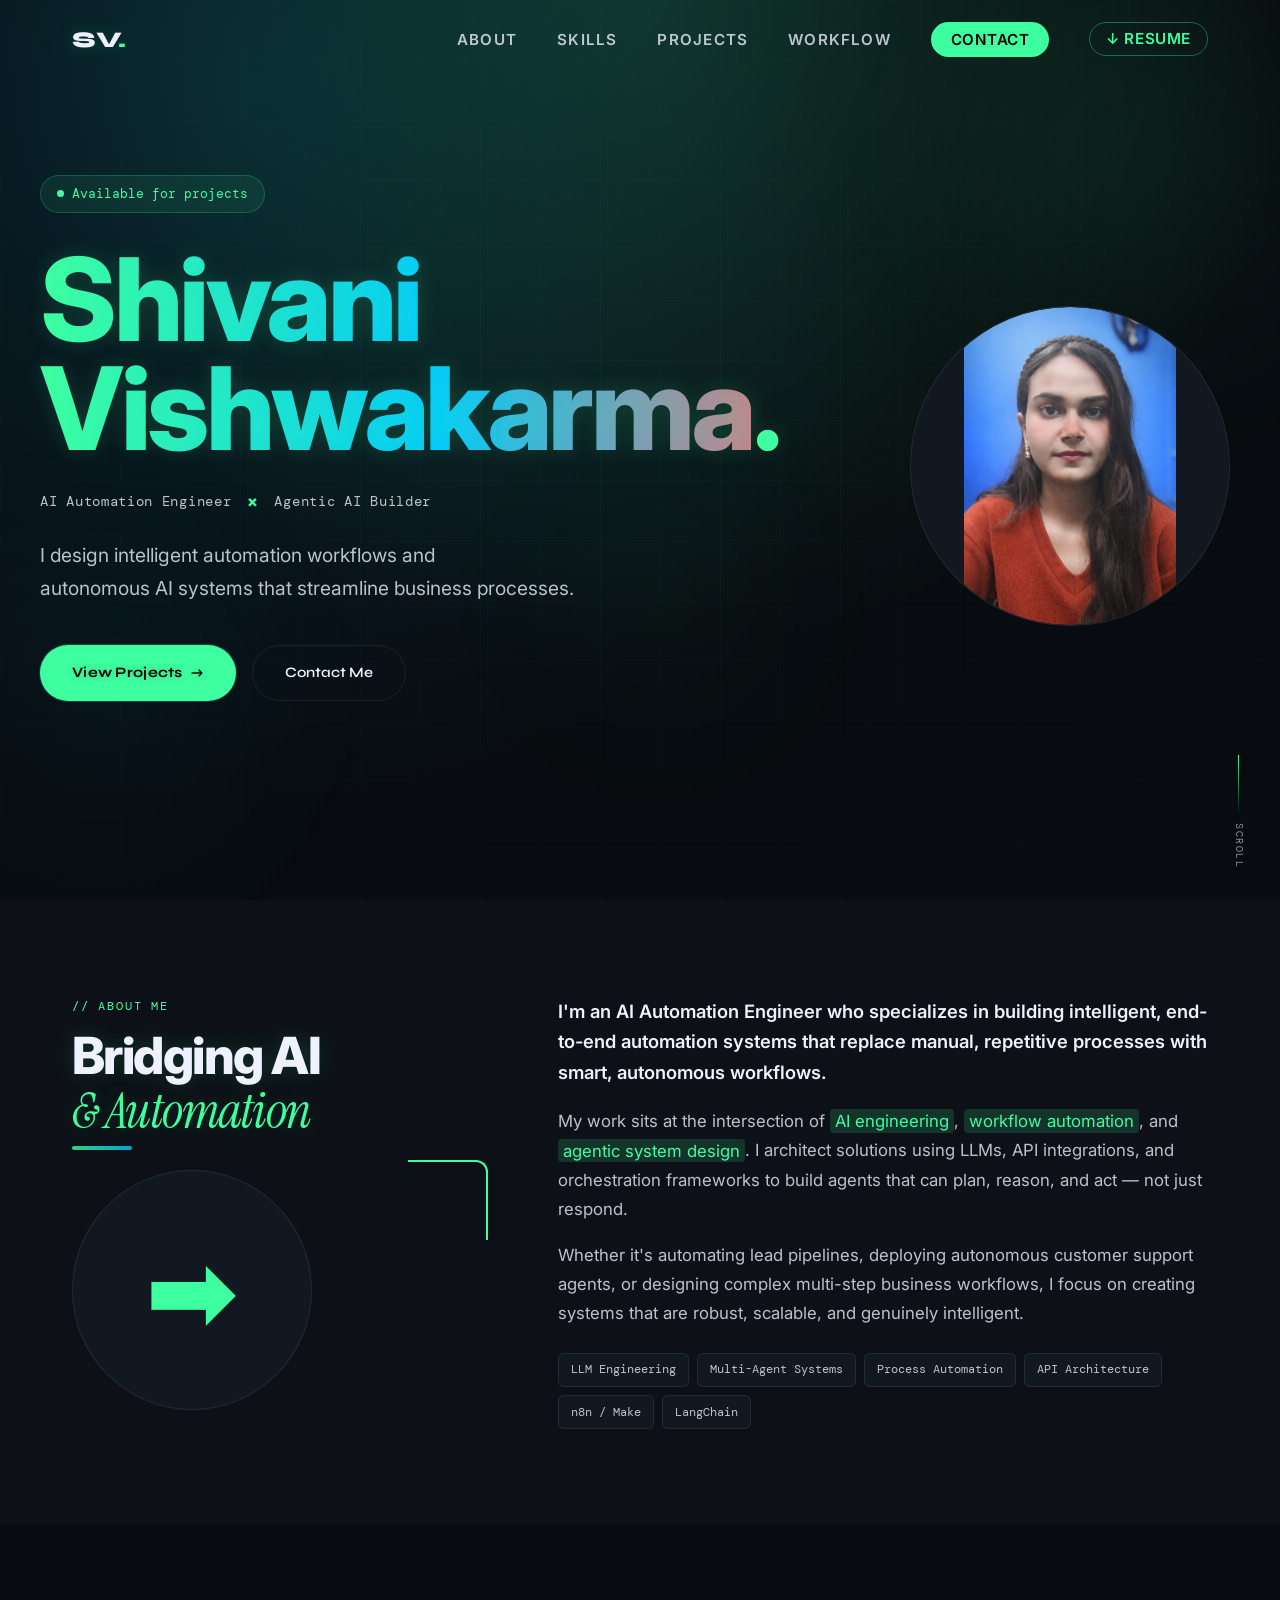
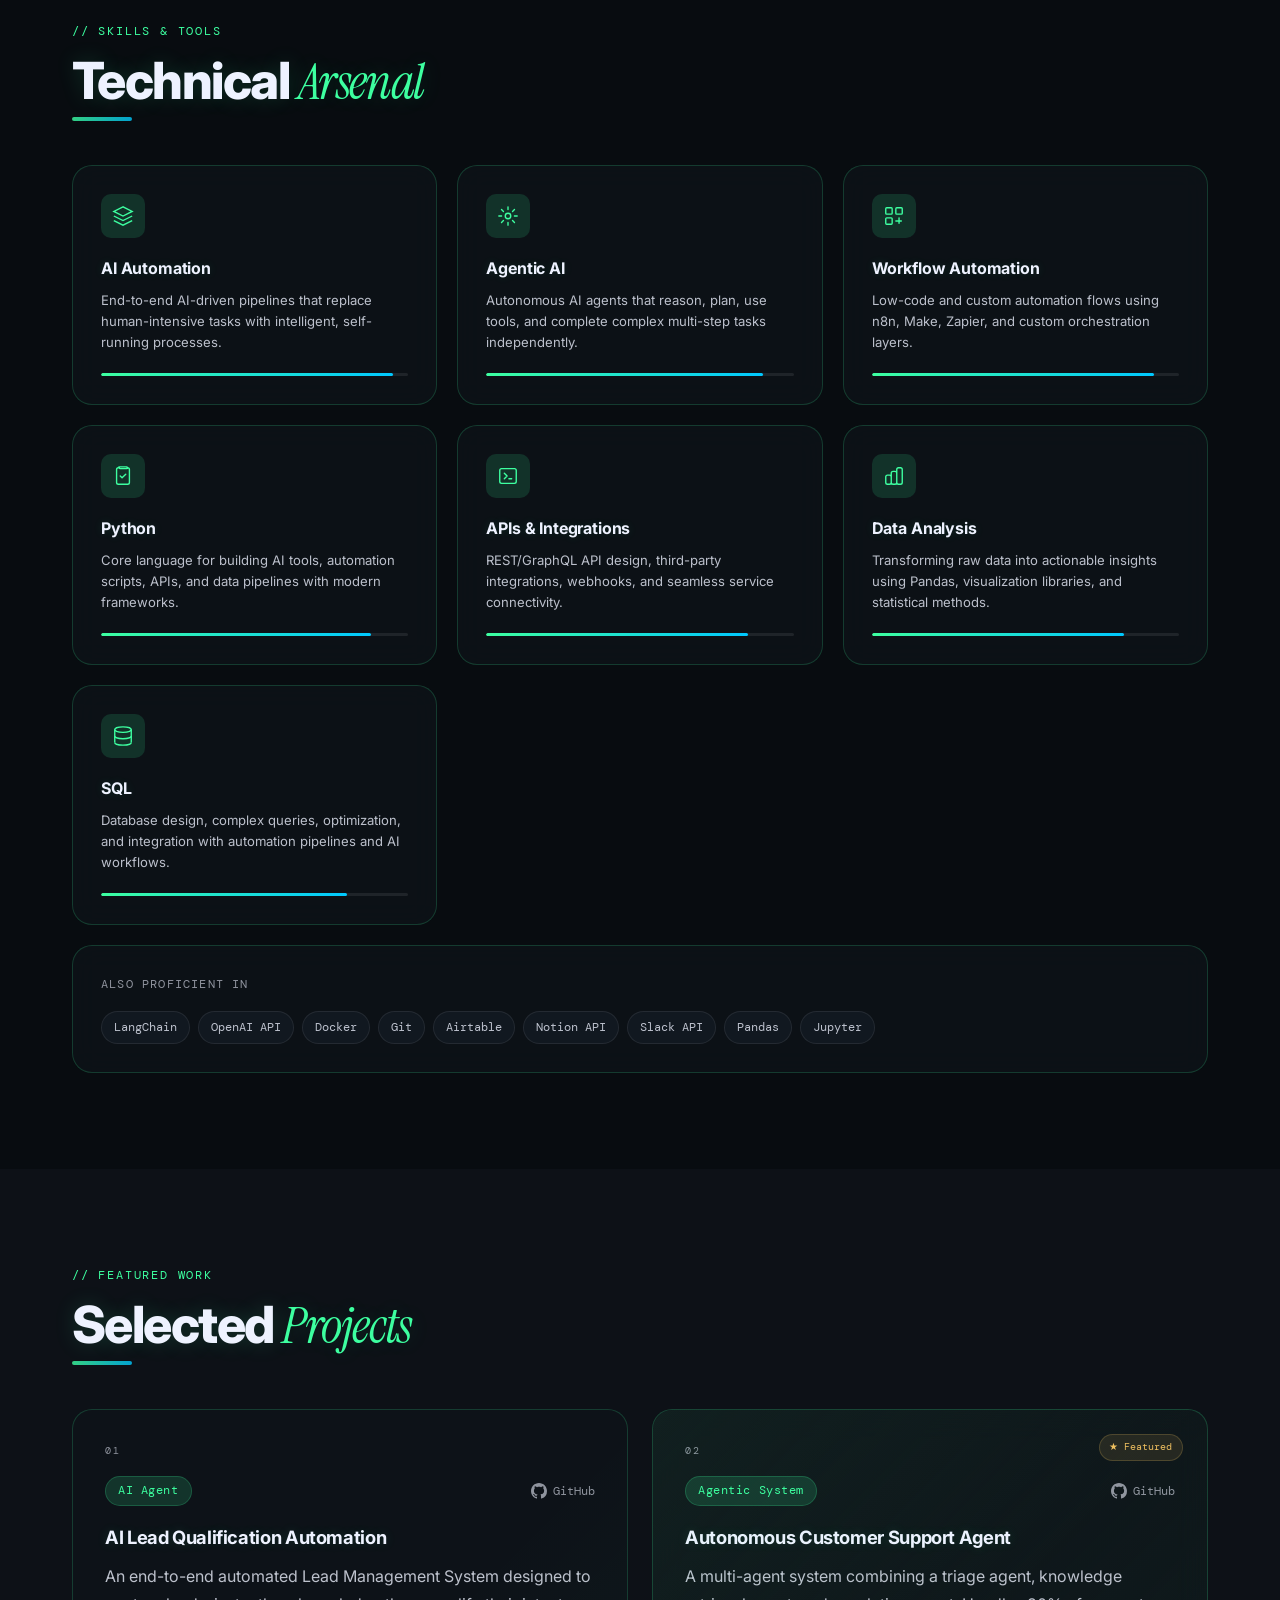
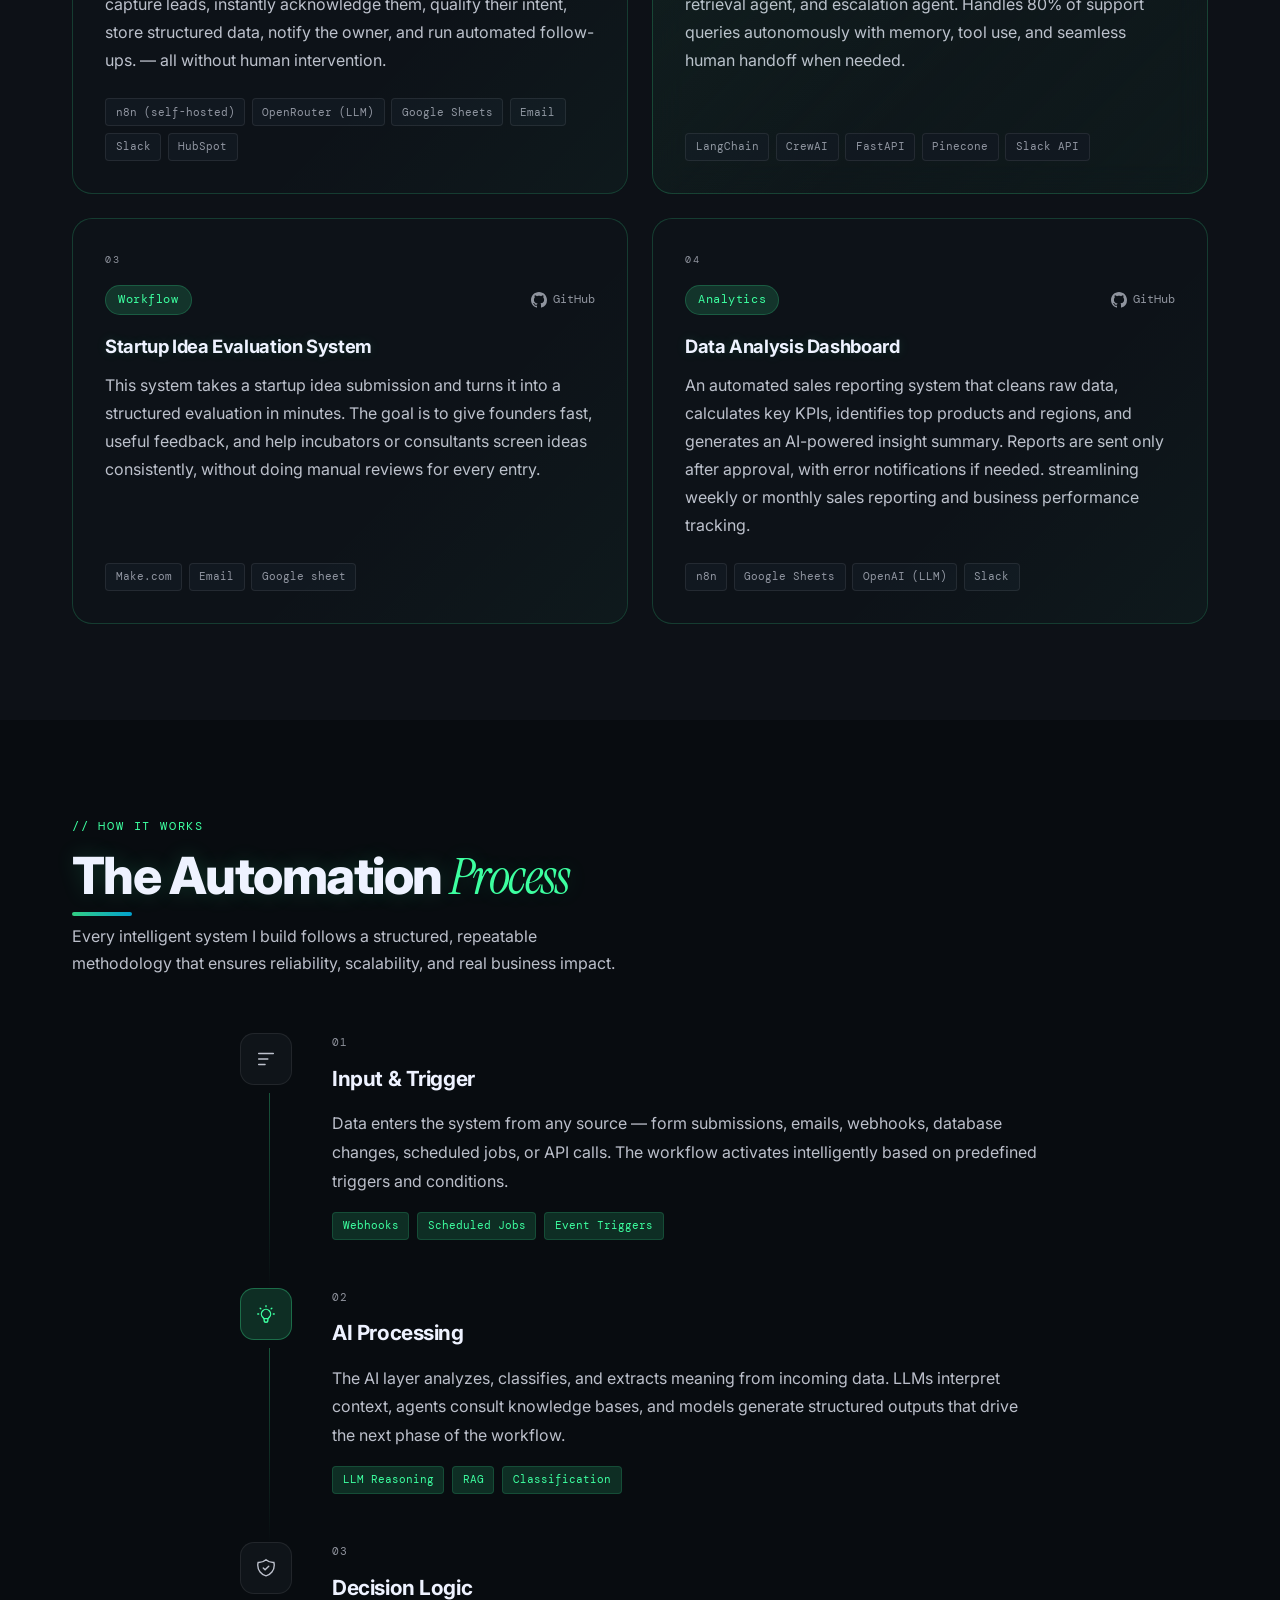
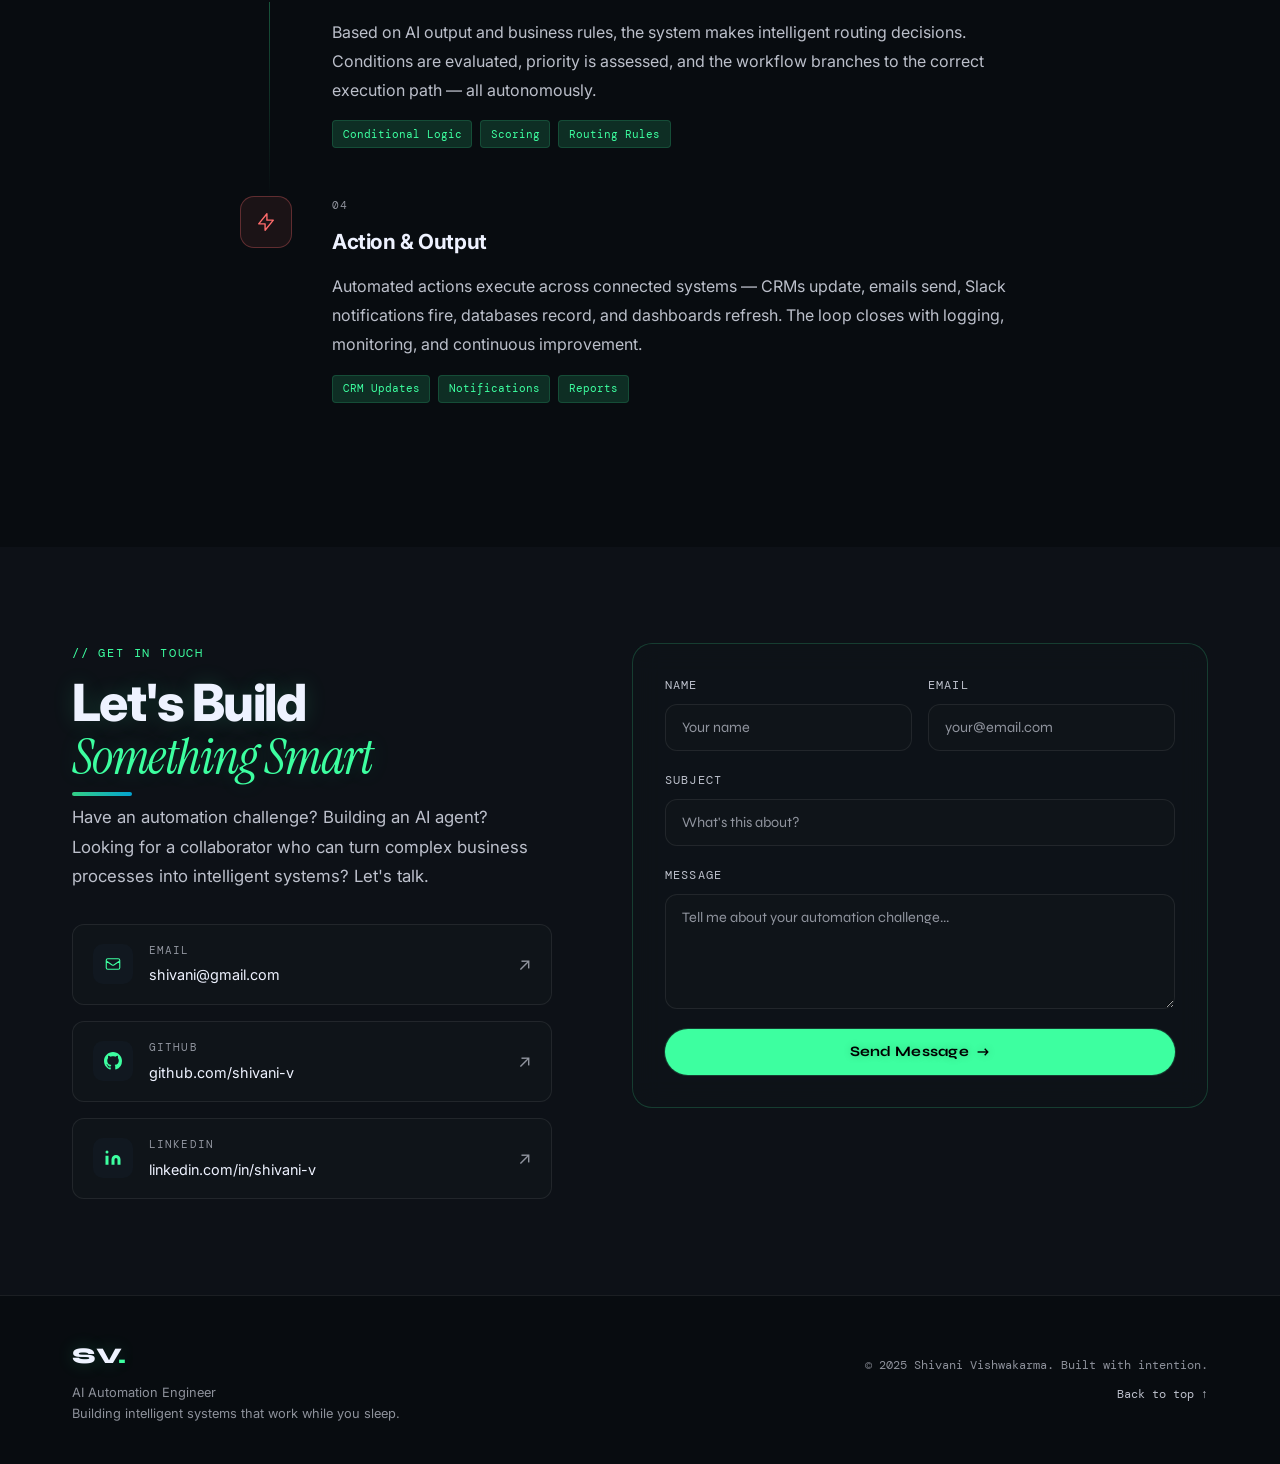
<file: index.html>
<!DOCTYPE html>
<html lang="en">

<head>
  <meta charset="UTF-8" />
  <meta name="viewport" content="width=device-width, initial-scale=1.0" />
  <title>Shivani Vishwakarma &mdash; AI Automation Engineer</title>
  <link rel="stylesheet" href="style.css" />
  <link rel="preconnect" href="https://fonts.googleapis.com">
  <link
    href="https://fonts.googleapis.com/css2?family=Inter:wght@400;500;600;700&family=Syne:wght@400;600;700;800&family=DM+Mono:wght@300;400;500&family=Instrument+Serif:ital@0;1&display=swap"
    rel="stylesheet">
</head>

<body>

  <nav id="navbar">
    <div class="nav-inner">
      <a href="#hero" class="nav-logo">SV<span class="dot">.</span></a>
      <button class="hamburger" id="hamburger" aria-label="Open menu">
        <span></span><span></span><span></span>
      </button>
      <ul class="nav-links" id="navLinks">
        <li><a href="#about">About</a></li>
        <li><a href="#skills">Skills</a></li>
        <li><a href="#projects">Projects</a></li>
        <li><a href="#workflow">Workflow</a></li>
        <li><a href="#contact" class="nav-cta">Contact</a></li>
        <li><a href="AI AUTOMATION &amp; WORKFLOW ENGINEER.pdf" download class="nav-resume">&#8595; Resume</a></li>

      </ul>
    </div>
  </nav>

  <section id="hero">
    <div class="hero-bg">
      <div class="grid-overlay"></div>
      <div class="orb orb-1"></div>
      <div class="orb orb-2"></div>
      <div class="orb orb-3"></div>
    </div>
    <div class="hero-content">
      <div class="hero-text">
        <div class="hero-badge">
          <span class="pulse-dot"></span>
          Available for projects
        </div>
        <h1 class="hero-name">
          <span class="line-reveal">Shivani</span>
          <span class="line-reveal delay-1">Vishwakarma<span class="accent-dot">.</span></span>
        </h1>
        <p class="hero-role line-reveal delay-2">
          <span class="role-tag">AI Automation Engineer</span>
          <span class="role-sep">&times;</span>
          <span class="role-tag">Agentic AI Builder</span>
        </p>
        <p class="hero-tagline line-reveal delay-3">
          I design intelligent automation workflows and<br>
          autonomous AI systems that streamline business processes.
        </p>
        <div class="hero-actions line-reveal delay-4">
          <a href="#projects" class="btn-primary">View Projects <span class="btn-arrow">&rarr;</span></a>
          <a href="#contact" class="btn-secondary">Contact Me</a>
        </div>
        <!---  <div class="hero-stats line-reveal delay-5">
          <div class="stat"><span class="stat-num">20+</span><span class="stat-label">Automations Built</span></div>
          <div class="stat-divider"></div>
          <div class="stat"><span class="stat-num">10+</span><span class="stat-label">AI Agents Deployed</span></div>
          <div class="stat-divider"></div>
          <div class="stat"><span class="stat-num">5+</span><span class="stat-label">Years Experience</span></div>
        </div> -->
      </div>
      <div class="hero-avatar">
        <div class="about-img-placeholder">
          <img class="about-avatar" src="pp.jpeg" alt="Shivani Vishwakarma" loading="lazy" />
          <div class="avatar-ring"></div>
          <div class="avatar-ring ring-2"></div>
        </div>
      </div>
    </div>
    <div class="hero-scroll-hint">
      <div class="scroll-line"></div>
      <span>scroll</span>
    </div>
  </section>

  <section id="about">
    <div class="container">
      <div class="about-grid">
        <div class="about-left">
          <div class="section-label">// about me</div>
          <h2 class="section-title">Bridging AI<br><em>&amp; Automation</em></h2>
          <div class="about-image-frame">
            <div class="about-img-placeholder">

              <div class="avatar-initials">➡️</div>
              <div class="avatar-ring"></div>
              <div class="avatar-ring ring-2"></div>
            </div>
            <div class="img-decoration"></div>
          </div>
        </div>
        <div class="about-right">
          <p class="about-intro">
            I'm an AI Automation Engineer who specializes in building intelligent, end-to-end automation systems that
            replace manual, repetitive processes with smart, autonomous workflows.
          </p>
          <p class="about-body">
            My work sits at the intersection of <mark>AI engineering</mark>, <mark>workflow automation</mark>, and
            <mark>agentic system design</mark>. I architect solutions using LLMs, API integrations, and orchestration
            frameworks to build agents that can plan, reason, and act &mdash; not just respond.
          </p>
          <p class="about-body">
            Whether it's automating lead pipelines, deploying autonomous customer support agents, or designing complex
            multi-step business workflows, I focus on creating systems that are robust, scalable, and genuinely
            intelligent.
          </p>
          <div class="about-tags">
            <span class="tag">LLM Engineering</span>
            <span class="tag">Multi-Agent Systems</span>
            <span class="tag">Process Automation</span>
            <span class="tag">API Architecture</span>
            <span class="tag">n8n / Make </span>
            <span class="tag">LangChain </span>
          </div>
        </div>
      </div>
    </div>
  </section>

  <section id="skills">
    <div class="container">
      <div class="section-header">
        <div class="section-label">// skills &amp; tools</div>
        <h2 class="section-title">Technical <em>Arsenal</em></h2>
      </div>
      <div class="skills-grid">
        <div class="skill-card">
          <div class="skill-icon"><svg viewBox="0 0 24 24" fill="none">
              <path d="M12 2L2 7l10 5 10-5-10-5z" stroke="currentColor" stroke-width="1.5" />
              <path d="M2 17l10 5 10-5M2 12l10 5 10-5" stroke="currentColor" stroke-width="1.5" />
            </svg></div>
          <h3 class="skill-name">AI Automation</h3>
          <p class="skill-desc">End-to-end AI-driven pipelines that replace human-intensive tasks with intelligent,
            self-running processes.</p>
          <div class="skill-bar">
            <div class="skill-fill" style="--w:95%"></div>
          </div>
        </div>
        <div class="skill-card">
          <div class="skill-icon"><svg viewBox="0 0 24 24" fill="none">
              <circle cx="12" cy="12" r="3" stroke="currentColor" stroke-width="1.5" />
              <path
                d="M12 2v3M12 19v3M2 12h3M19 12h3M4.93 4.93l2.12 2.12M16.95 16.95l2.12 2.12M4.93 19.07l2.12-2.12M16.95 7.05l2.12-2.12"
                stroke="currentColor" stroke-width="1.5" stroke-linecap="round" />
            </svg></div>
          <h3 class="skill-name">Agentic AI</h3>
          <p class="skill-desc">Autonomous AI agents that reason, plan, use tools, and complete complex multi-step tasks
            independently.</p>
          <div class="skill-bar">
            <div class="skill-fill" style="--w:90%"></div>
          </div>
        </div>
        <div class="skill-card">
          <div class="skill-icon"><svg viewBox="0 0 24 24" fill="none">
              <rect x="3" y="3" width="7" height="7" rx="1" stroke="currentColor" stroke-width="1.5" />
              <rect x="14" y="3" width="7" height="7" rx="1" stroke="currentColor" stroke-width="1.5" />
              <rect x="3" y="14" width="7" height="7" rx="1" stroke="currentColor" stroke-width="1.5" />
              <path d="M17.5 14v6M14 17.5h6" stroke="currentColor" stroke-width="1.5" stroke-linecap="round" />
            </svg></div>
          <h3 class="skill-name">Workflow Automation</h3>
          <p class="skill-desc">Low-code and custom automation flows using n8n, Make, Zapier, and custom orchestration
            layers.</p>
          <div class="skill-bar">
            <div class="skill-fill" style="--w:92%"></div>
          </div>
        </div>
        <div class="skill-card">
          <div class="skill-icon"><svg viewBox="0 0 24 24" fill="none">
              <path
                d="M8 3H7a2 2 0 00-2 2v14a2 2 0 002 2h10a2 2 0 002-2V5a2 2 0 00-2-2h-1M8 3a1 1 0 001 1h6a1 1 0 001-1M8 3a1 1 0 000-1h8a1 1 0 010 2"
                stroke="currentColor" stroke-width="1.5" />
              <path d="M9 12l2 2 4-4" stroke="currentColor" stroke-width="1.5" stroke-linecap="round"
                stroke-linejoin="round" />
            </svg></div>
          <h3 class="skill-name">Python</h3>
          <p class="skill-desc">Core language for building AI tools, automation scripts, APIs, and data pipelines with
            modern frameworks.</p>
          <div class="skill-bar">
            <div class="skill-fill" style="--w:88%"></div>
          </div>
        </div>
        <div class="skill-card">
          <div class="skill-icon"><svg viewBox="0 0 24 24" fill="none">
              <path d="M8 9l3 3-3 3m5 0h3M5 20h14a2 2 0 002-2V6a2 2 0 00-2-2H5a2 2 0 00-2 2v12a2 2 0 002 2z"
                stroke="currentColor" stroke-width="1.5" stroke-linecap="round" stroke-linejoin="round" />
            </svg></div>
          <h3 class="skill-name">APIs &amp; Integrations</h3>
          <p class="skill-desc">REST/GraphQL API design, third-party integrations, webhooks, and seamless service
            connectivity.</p>
          <div class="skill-bar">
            <div class="skill-fill" style="--w:85%"></div>
          </div>
        </div>
        <div class="skill-card">
          <div class="skill-icon"><svg viewBox="0 0 24 24" fill="none">
              <path
                d="M9 19v-6a2 2 0 00-2-2H5a2 2 0 00-2 2v6a2 2 0 002 2h2a2 2 0 002-2zm0 0V9a2 2 0 012-2h2a2 2 0 012 2v10m-6 0a2 2 0 002 2h2a2 2 0 002-2m0 0V5a2 2 0 012-2h2a2 2 0 012 2v14a2 2 0 01-2 2h-2a2 2 0 01-2-2z"
                stroke="currentColor" stroke-width="1.5" stroke-linecap="round" stroke-linejoin="round" />
            </svg></div>
          <h3 class="skill-name">Data Analysis</h3>
          <p class="skill-desc">Transforming raw data into actionable insights using Pandas, visualization libraries,
            and statistical methods.</p>
          <div class="skill-bar">
            <div class="skill-fill" style="--w:82%"></div>
          </div>
        </div>
        <div class="skill-card">
          <div class="skill-icon"><svg viewBox="0 0 24 24" fill="none">
              <ellipse cx="12" cy="5" rx="9" ry="3" stroke="currentColor" stroke-width="1.5" />
              <path d="M21 12c0 1.66-4.03 3-9 3S3 13.66 3 12M21 19c0 1.66-4.03 3-9 3S3 20.66 3 19" stroke="currentColor"
                stroke-width="1.5" />
              <path d="M3 5v14M21 5v14" stroke="currentColor" stroke-width="1.5" />
            </svg></div>
          <h3 class="skill-name">SQL</h3>
          <p class="skill-desc">Database design, complex queries, optimization, and integration with automation
            pipelines and AI workflows.</p>
          <div class="skill-bar">
            <div class="skill-fill" style="--w:80%"></div>
          </div>
        </div>
        <div class="skill-card skill-card-wide">
          <div class="tech-stack-label">Also proficient in</div>
          <div class="tech-bubbles">
            <span>LangChain</span><span>OpenAI API</span>
            <span>Docker</span><span>Git</span>
            <span>Airtable</span><span>Notion API</span><span>Slack API</span>
            <span>Pandas</span><span>Jupyter</span>
          </div>
        </div>
      </div>
    </div>
  </section>

  <section id="projects">
    <div class="container">
      <div class="section-header">
        <div class="section-label">// featured work</div>
        <h2 class="section-title">Selected <em>Projects</em></h2>
      </div>
      <div class="projects-grid">
        <div class="project-card">
          <div class="project-num">01</div>
          <div class="project-header">
            <div class="project-status">AI Agent</div>
            <a href="https://github.com/shivani-vishwakarmaa/AI-automations/tree/main/03-lead-management-system"
              class="project-link">
              <svg viewBox="0 0 24 24" fill="currentColor" width="16" height="16">
                <path
                  d="M12 0C5.37 0 0 5.37 0 12c0 5.31 3.435 9.795 8.205 11.385.6.105.825-.255.825-.57 0-.285-.015-1.23-.015-2.235-3.015.555-3.795-.735-4.035-1.41-.135-.345-.72-1.41-1.23-1.695-.42-.225-1.02-.78-.015-.795.945-.015 1.62.87 1.845 1.23 1.08 1.815 2.805 1.305 3.495.99.105-.78.42-1.305.765-1.605-2.67-.3-5.46-1.335-5.46-5.925 0-1.305.465-2.385 1.23-3.225-.12-.3-.54-1.53.12-3.18 0 0 1.005-.315 3.3 1.23.96-.27 1.98-.405 3-.405s2.04.135 3 .405c2.295-1.56 3.3-1.23 3.3-1.23.66 1.65.24 2.88.12 3.18.765.84 1.23 1.905 1.23 3.225 0 4.605-2.805 5.625-5.475 5.925.435.375.81 1.095.81 2.22 0 1.605-.015 2.895-.015 3.3 0 .315.225.69.825.57A12.02 12.02 0 0024 12c0-6.63-5.37-12-12-12z" />
              </svg>
              GitHub
            </a>
          </div>
          <h3 class="project-title">AI Lead Qualification Automation</h3>
          <p class="project-desc">An end-to-end automated Lead Management System designed to capture leads, instantly
            acknowledge them, qualify their intent, store structured data, notify the owner, and run automated
            follow-ups. &mdash; all without human
            intervention.</p>
          <div class="project-tools">
            <span>n8n (self-hosted)</span> <span>OpenRouter (LLM)</span> <span>Google Sheets</span> <span>Email</span>
            <span>Slack</span> <span>HubSpot</span>
          </div>
        </div>

        <div class="project-card project-card-featured">
          <div class="project-num">02</div>
          <div class="project-header">
            <div class="project-status">Agentic System</div>
            <a href="#" class="project-link">
              <svg viewBox="0 0 24 24" fill="currentColor" width="16" height="16">
                <path
                  d="M12 0C5.37 0 0 5.37 0 12c0 5.31 3.435 9.795 8.205 11.385.6.105.825-.255.825-.57 0-.285-.015-1.23-.015-2.235-3.015.555-3.795-.735-4.035-1.41-.135-.345-.72-1.41-1.23-1.695-.42-.225-1.02-.78-.015-.795.945-.015 1.62.87 1.845 1.23 1.08 1.815 2.805 1.305 3.495.99.105-.78.42-1.305.765-1.605-2.67-.3-5.46-1.335-5.46-5.925 0-1.305.465-2.385 1.23-3.225-.12-.3-.54-1.53.12-3.18 0 0 1.005-.315 3.3 1.23.96-.27 1.98-.405 3-.405s2.04.135 3 .405c2.295-1.56 3.3-1.23 3.3-1.23.66 1.65.24 2.88.12 3.18.765.84 1.23 1.905 1.23 3.225 0 4.605-2.805 5.625-5.475 5.925.435.375.81 1.095.81 2.22 0 1.605-.015 2.895-.015 3.3 0 .315.225.69.825.57A12.02 12.02 0 0024 12c0-6.63-5.37-12-12-12z" />
              </svg>
              GitHub
            </a>
          </div>
          <h3 class="project-title">Autonomous Customer Support Agent</h3>
          <p class="project-desc">A multi-agent system combining a triage agent, knowledge retrieval agent, and
            escalation agent. Handles 80% of support queries autonomously with memory, tool use, and seamless human
            handoff when needed.</p>
          <div class="project-tools">
            <span>LangChain</span><span>CrewAI</span><span>FastAPI</span><span>Pinecone</span><span>Slack API</span>
          </div>
          <div class="featured-badge">&#9733; Featured</div>
        </div>

        <div class="project-card">
          <div class="project-num">03</div>
          <div class="project-header">
            <div class="project-status">Workflow</div>
            <a href="https://github.com/shivani-vishwakarmaa/AI-automations/tree/main/02-startup-idea-evaluator" class="project-link">
              <svg viewBox="0 0 24 24" fill="currentColor" width="16" height="16">
                <path
                  d="M12 0C5.37 0 0 5.37 0 12c0 5.31 3.435 9.795 8.205 11.385.6.105.825-.255.825-.57 0-.285-.015-1.23-.015-2.235-3.015.555-3.795-.735-4.035-1.41-.135-.345-.72-1.41-1.23-1.695-.42-.225-1.02-.78-.015-.795.945-.015 1.62.87 1.845 1.23 1.08 1.815 2.805 1.305 3.495.99.105-.78.42-1.305.765-1.605-2.67-.3-5.46-1.335-5.46-5.925 0-1.305.465-2.385 1.23-3.225-.12-.3-.54-1.53.12-3.18 0 0 1.005-.315 3.3 1.23.96-.27 1.98-.405 3-.405s2.04.135 3 .405c2.295-1.56 3.3-1.23 3.3-1.23.66 1.65.24 2.88.12 3.18.765.84 1.23 1.905 1.23 3.225 0 4.605-2.805 5.625-5.475 5.925.435.375.81 1.095.81 2.22 0 1.605-.015 2.895-.015 3.3 0 .315.225.69.825.57A12.02 12.02 0 0024 12c0-6.63-5.37-12-12-12z" />
              </svg>
              GitHub
            </a>
          </div>
          <h3 class="project-title">Startup Idea Evaluation System</h3>
          <p class="project-desc">This system takes a startup idea submission and turns it into a structured evaluation
            in minutes. The goal is to give founders fast, useful feedback, and help incubators or consultants screen
            ideas consistently, without doing manual reviews for every entry.</p>
          <div class="project-tools">
            <span>Make.com</span><span>Email</span><span>Google sheet</span>
          </div>
        </div>

        <div class="project-card">
          <div class="project-num">04</div>
          <div class="project-header">
            <div class="project-status">Analytics</div>
            <a href="https://github.com/shivani-vishwakarmaa/AI-automations/tree/main/01-sales-data-reporting"
              class="project-link">
              <svg viewBox="0 0 24 24" fill="currentColor" width="16" height="16">
                <path
                  d="M12 0C5.37 0 0 5.37 0 12c0 5.31 3.435 9.795 8.205 11.385.6.105.825-.255.825-.57 0-.285-.015-1.23-.015-2.235-3.015.555-3.795-.735-4.035-1.41-.135-.345-.72-1.41-1.23-1.695-.42-.225-1.02-.78-.015-.795.945-.015 1.62.87 1.845 1.23 1.08 1.815 2.805 1.305 3.495.99.105-.78.42-1.305.765-1.605-2.67-.3-5.46-1.335-5.46-5.925 0-1.305.465-2.385 1.23-3.225-.12-.3-.54-1.53.12-3.18 0 0 1.005-.315 3.3 1.23.96-.27 1.98-.405 3-.405s2.04.135 3 .405c2.295-1.56 3.3-1.23 3.3-1.23.66 1.65.24 2.88.12 3.18.765.84 1.23 1.905 1.23 3.225 0 4.605-2.805 5.625-5.475 5.925.435.375.81 1.095.81 2.22 0 1.605-.015 2.895-.015 3.3 0 .315.225.69.825.57A12.02 12.02 0 0024 12c0-6.63-5.37-12-12-12z" />
              </svg>
              GitHub
            </a>
          </div>
          <h3 class="project-title">Data Analysis Dashboard</h3>
          <p class="project-desc">An automated sales reporting system that cleans raw data, calculates key KPIs,
            identifies top products and
            regions, and generates an AI-powered insight summary. Reports are sent only after approval, with error
            notifications if needed.
            streamlining weekly or monthly sales reporting and business performance
            tracking.</p>
          <div class="project-tools">
            <span>n8n</span> <span>Google Sheets</span> <span>OpenAI (LLM)</span> <span>Slack</span>
          </div>
        </div>
      </div>
    </div>
  </section>

  <section id="workflow">
    <div class="container">
      <div class="section-header">
        <div class="section-label">// how it works</div>
        <h2 class="section-title">The Automation <em>Process</em></h2>
        <p class="section-subtitle">Every intelligent system I build follows a structured, repeatable methodology that
          ensures reliability, scalability, and real business impact.</p>
      </div>
      <div class="workflow-steps">
        <div class="workflow-step">
          <div class="step-connector"></div>
          <div class="step-icon-wrap">
            <div class="step-icon">
              <svg viewBox="0 0 24 24" fill="none">
                <path d="M4 6h16M4 12h10M4 18h7" stroke="currentColor" stroke-width="1.5" stroke-linecap="round" />
              </svg>
            </div>
          </div>
          <div class="step-content">
            <div class="step-num">01</div>
            <h3 class="step-title">Input &amp; Trigger</h3>
            <p class="step-desc">Data enters the system from any source &mdash; form submissions, emails, webhooks,
              database changes, scheduled jobs, or API calls. The workflow activates intelligently based on predefined
              triggers and conditions.</p>
            <div class="step-tags"><span>Webhooks</span><span>Scheduled Jobs</span><span>Event Triggers</span></div>
          </div>
        </div>
        <div class="workflow-step">
          <div class="step-connector"></div>
          <div class="step-icon-wrap">
            <div class="step-icon step-icon-ai">
              <svg viewBox="0 0 24 24" fill="none">
                <path
                  d="M9.663 17h4.673M12 3v1m6.364 1.636l-.707.707M21 12h-1M4 12H3m3.343-5.657l-.707-.707m2.828 9.9a5 5 0 117.072 0l-.548.547A3.374 3.374 0 0014 18.469V19a2 2 0 11-4 0v-.531c0-.895-.356-1.754-.988-2.386l-.548-.547z"
                  stroke="currentColor" stroke-width="1.5" stroke-linecap="round" stroke-linejoin="round" />
              </svg>
            </div>
          </div>
          <div class="step-content">
            <div class="step-num">02</div>
            <h3 class="step-title">AI Processing</h3>
            <p class="step-desc">The AI layer analyzes, classifies, and extracts meaning from incoming data. LLMs
              interpret context, agents consult knowledge bases, and models generate structured outputs that drive the
              next phase of the workflow.</p>
            <div class="step-tags"><span>LLM Reasoning</span><span>RAG</span><span>Classification</span></div>
          </div>
        </div>
        <div class="workflow-step">
          <div class="step-connector"></div>
          <div class="step-icon-wrap">
            <div class="step-icon">
              <svg viewBox="0 0 24 24" fill="none">
                <path
                  d="M9 12l2 2 4-4m5.618-4.016A11.955 11.955 0 0112 2.944a11.955 11.955 0 01-8.618 3.04A12.02 12.02 0 003 9c0 5.591 3.824 10.29 9 11.622 5.176-1.332 9-6.03 9-11.622 0-1.042-.133-2.052-.382-3.016z"
                  stroke="currentColor" stroke-width="1.5" stroke-linecap="round" />
              </svg>
            </div>
          </div>
          <div class="step-content">
            <div class="step-num">03</div>
            <h3 class="step-title">Decision Logic</h3>
            <p class="step-desc">Based on AI output and business rules, the system makes intelligent routing decisions.
              Conditions are evaluated, priority is assessed, and the workflow branches to the correct execution path
              &mdash; all autonomously.</p>
            <div class="step-tags"><span>Conditional Logic</span><span>Scoring</span><span>Routing Rules</span></div>
          </div>
        </div>
        <div class="workflow-step">
          <div class="step-icon-wrap">
            <div class="step-icon step-icon-action">
              <svg viewBox="0 0 24 24" fill="none">
                <path d="M13 10V3L4 14h7v7l9-11h-7z" stroke="currentColor" stroke-width="1.5" stroke-linecap="round"
                  stroke-linejoin="round" />
              </svg>
            </div>
          </div>
          <div class="step-content">
            <div class="step-num">04</div>
            <h3 class="step-title">Action &amp; Output</h3>
            <p class="step-desc">Automated actions execute across connected systems &mdash; CRMs update, emails send,
              Slack notifications fire, databases record, and dashboards refresh. The loop closes with logging,
              monitoring, and continuous improvement.</p>
            <div class="step-tags"><span>CRM Updates</span><span>Notifications</span><span>Reports</span></div>
          </div>
        </div>
      </div>
    </div>
  </section>

  <section id="contact">
    <div class="container">
      <div class="contact-inner">
        <div class="contact-left">
          <div class="section-label">// get in touch</div>
          <h2 class="section-title">Let's Build<br><em>Something Smart</em></h2>
          <p class="contact-desc">Have an automation challenge? Building an AI agent? Looking for a collaborator who can
            turn complex business processes into intelligent systems? Let's talk.</p>
          <div class="contact-links">
            <a href="mailto:shivani03112005@gmail.com" class="contact-item">
              <div class="contact-icon">
                <svg viewBox="0 0 24 24" fill="none">
                  <path
                    d="M3 8l7.89 5.26a2 2 0 002.22 0L21 8M5 19h14a2 2 0 002-2V7a2 2 0 00-2-2H5a2 2 0 00-2 2v10a2 2 0 002 2z"
                    stroke="currentColor" stroke-width="1.5" stroke-linecap="round" stroke-linejoin="round" />
                </svg>
              </div>
              <div class="contact-details">
                <span class="contact-type">Email</span>
                <span class="contact-value">shivani@gmail.com</span>
              </div>
              <span class="contact-arrow">&#8599;</span>
            </a>
            <a href="https://github.com/shivani-vishwakarmaa" target="_blank" class="contact-item">
              <div class="contact-icon">
                <svg viewBox="0 0 24 24" fill="currentColor">
                  <path
                    d="M12 0C5.37 0 0 5.37 0 12c0 5.31 3.435 9.795 8.205 11.385.6.105.825-.255.825-.57 0-.285-.015-1.23-.015-2.235-3.015.555-3.795-.735-4.035-1.41-.135-.345-.72-1.41-1.23-1.695-.42-.225-1.02-.78-.015-.795.945-.015 1.62.87 1.845 1.23 1.08 1.815 2.805 1.305 3.495.99.105-.78.42-1.305.765-1.605-2.67-.3-5.46-1.335-5.46-5.925 0-1.305.465-2.385 1.23-3.225-.12-.3-.54-1.53.12-3.18 0 0 1.005-.315 3.3 1.23.96-.27 1.98-.405 3-.405s2.04.135 3 .405c2.295-1.56 3.3-1.23 3.3-1.23.66 1.65.24 2.88.12 3.18.765.84 1.23 1.905 1.23 3.225 0 4.605-2.805 5.625-5.475 5.925.435.375.81 1.095.81 2.22 0 1.605-.015 2.895-.015 3.3 0 .315.225.69.825.57A12.02 12.02 0 0024 12c0-6.63-5.37-12-12-12z" />
                </svg>
              </div>
              <div class="contact-details">
                <span class="contact-type">GitHub</span>
                <span class="contact-value">github.com/shivani-v</span>
              </div>
              <span class="contact-arrow">&#8599;</span>
            </a>
            <a href="https://www.linkedin.com/in/shivani-vishwakarmaa/" target="_blank" class="contact-item">
              <div class="contact-icon">
                <svg viewBox="0 0 24 24" fill="currentColor">
                  <path d="M16 8a6 6 0 016 6v7h-4v-7a2 2 0 00-2-2 2 2 0 00-2 2v7h-4v-7a6 6 0 016-6zM2 9h4v12H2z" />
                  <circle cx="4" cy="4" r="2" />
                </svg>
              </div>
              <div class="contact-details">
                <span class="contact-type">LinkedIn</span>
                <span class="contact-value">linkedin.com/in/shivani-v</span>
              </div>
              <span class="contact-arrow">&#8599;</span>
            </a>
          </div>
        </div>
        <div class="contact-right">
          <form class="contact-form" id="contactForm" action="https://formsubmit.co/vishwakarmashivani152@gmail.com
"
            method="POST">
            <input type="hidden" name="_subject" value="Portfolio message">
            <input type="hidden" name="_captcha" value="false">
            <div class="form-row">
              <div class="form-group">
                <label>Name</label>
                <input type="text" name="name" placeholder="Your name" required />
              </div>
              <div class="form-group">
                <label>Email</label>
                <input type="email" name="email" placeholder="your@email.com" required />
              </div>
            </div>
            <div class="form-group">
              <label>Subject</label>
              <input type="text" placeholder="What's this about?" />
            </div>
            <div class="form-group">
              <label>Message</label>
              <textarea rows="5" placeholder="Tell me about your automation challenge..."></textarea>
            </div>
            <button type="submit" class="btn-primary form-submit">
              Send Message <span class="btn-arrow">&#8594;</span>
            </button>
            <div class="form-success" id="formSuccess">
              &#10003; Message sent! I'll be in touch soon.
            </div>
          </form>
        </div>
      </div>
    </div>
  </section>

  <footer>
    <div class="footer-inner">
      <div class="footer-left">
        <a href="#hero" class="nav-logo">SV<span class="dot">.</span></a>
        <p>AI Automation Engineer<br>Building intelligent systems that work while you sleep.</p>
      </div>
      <div class="footer-right">
        <p class="footer-copy">&#169; 2025 Shivani Vishwakarma. Built with intention.</p>
        <a href="#hero" class="back-to-top">Back to top &#8593;</a>
      </div>
    </div>
  </footer>

  <script src="script.js"></script>
</body>

</html>
</file>
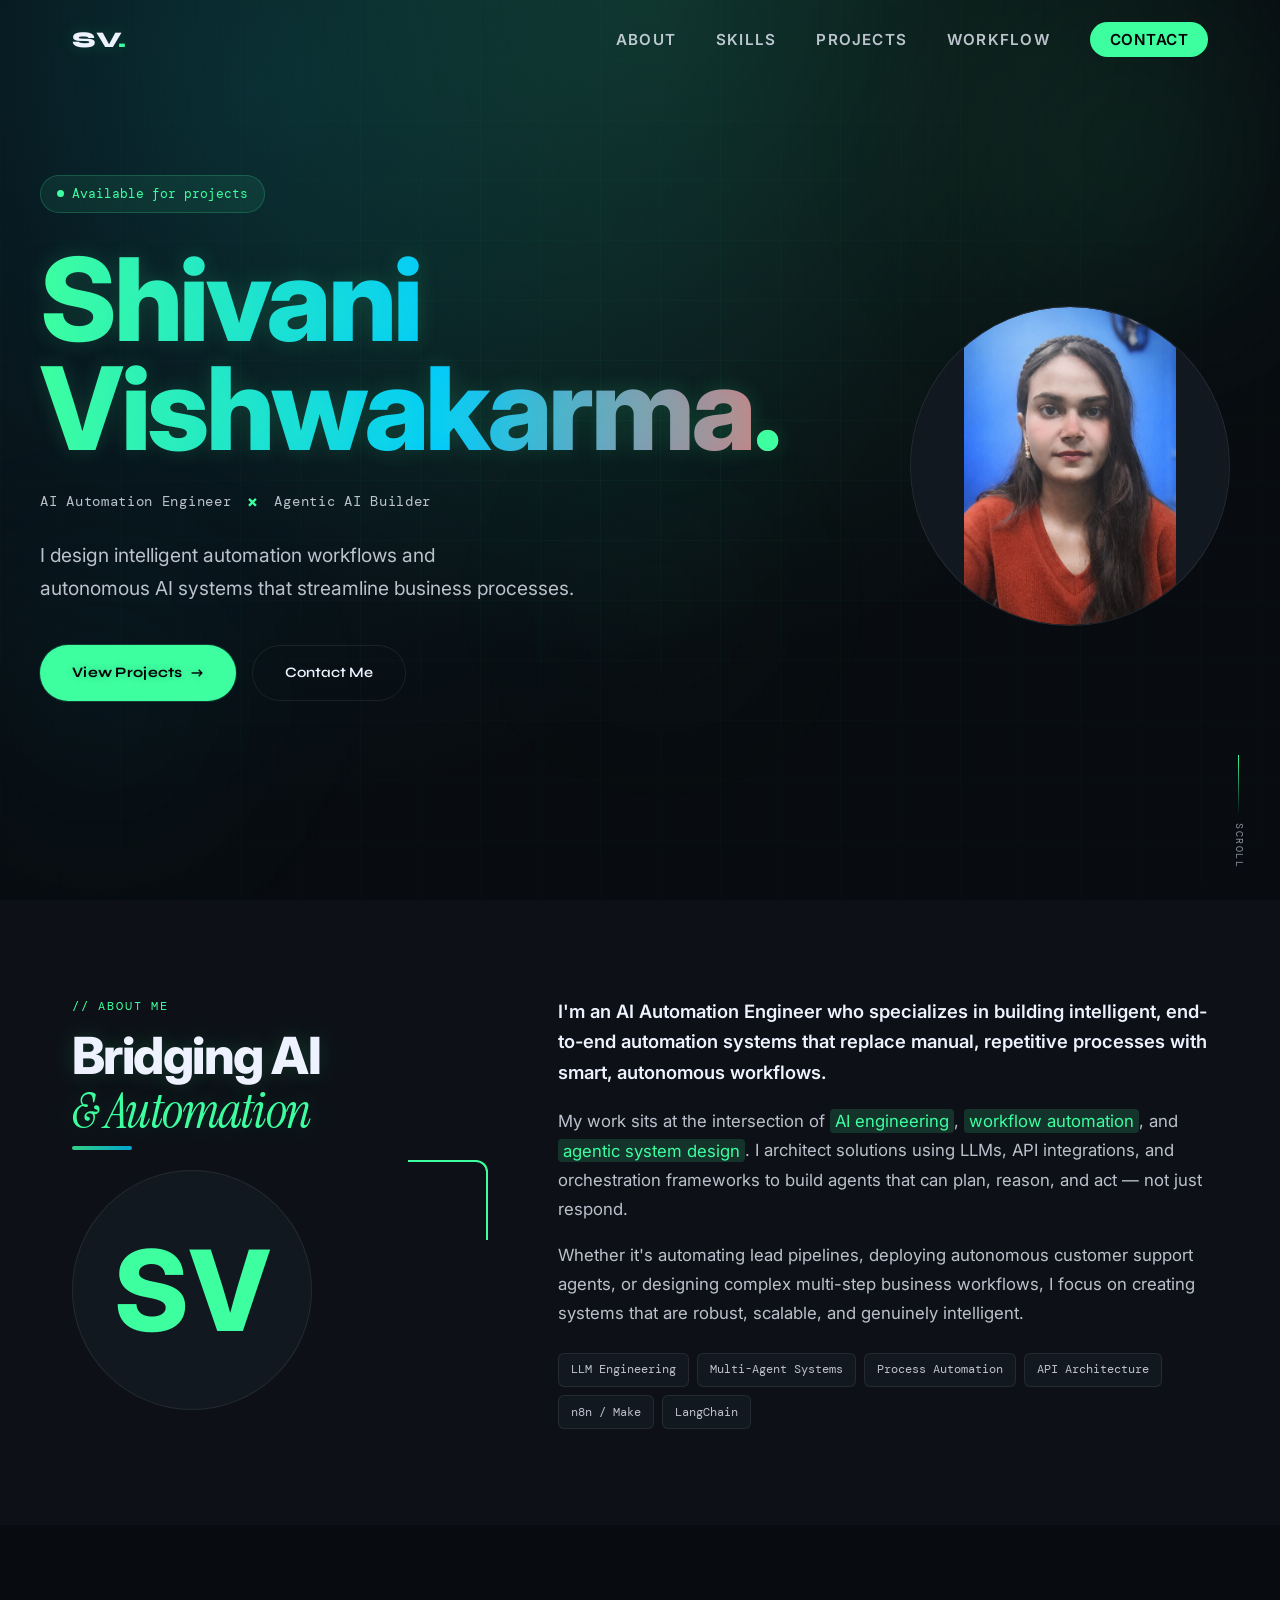
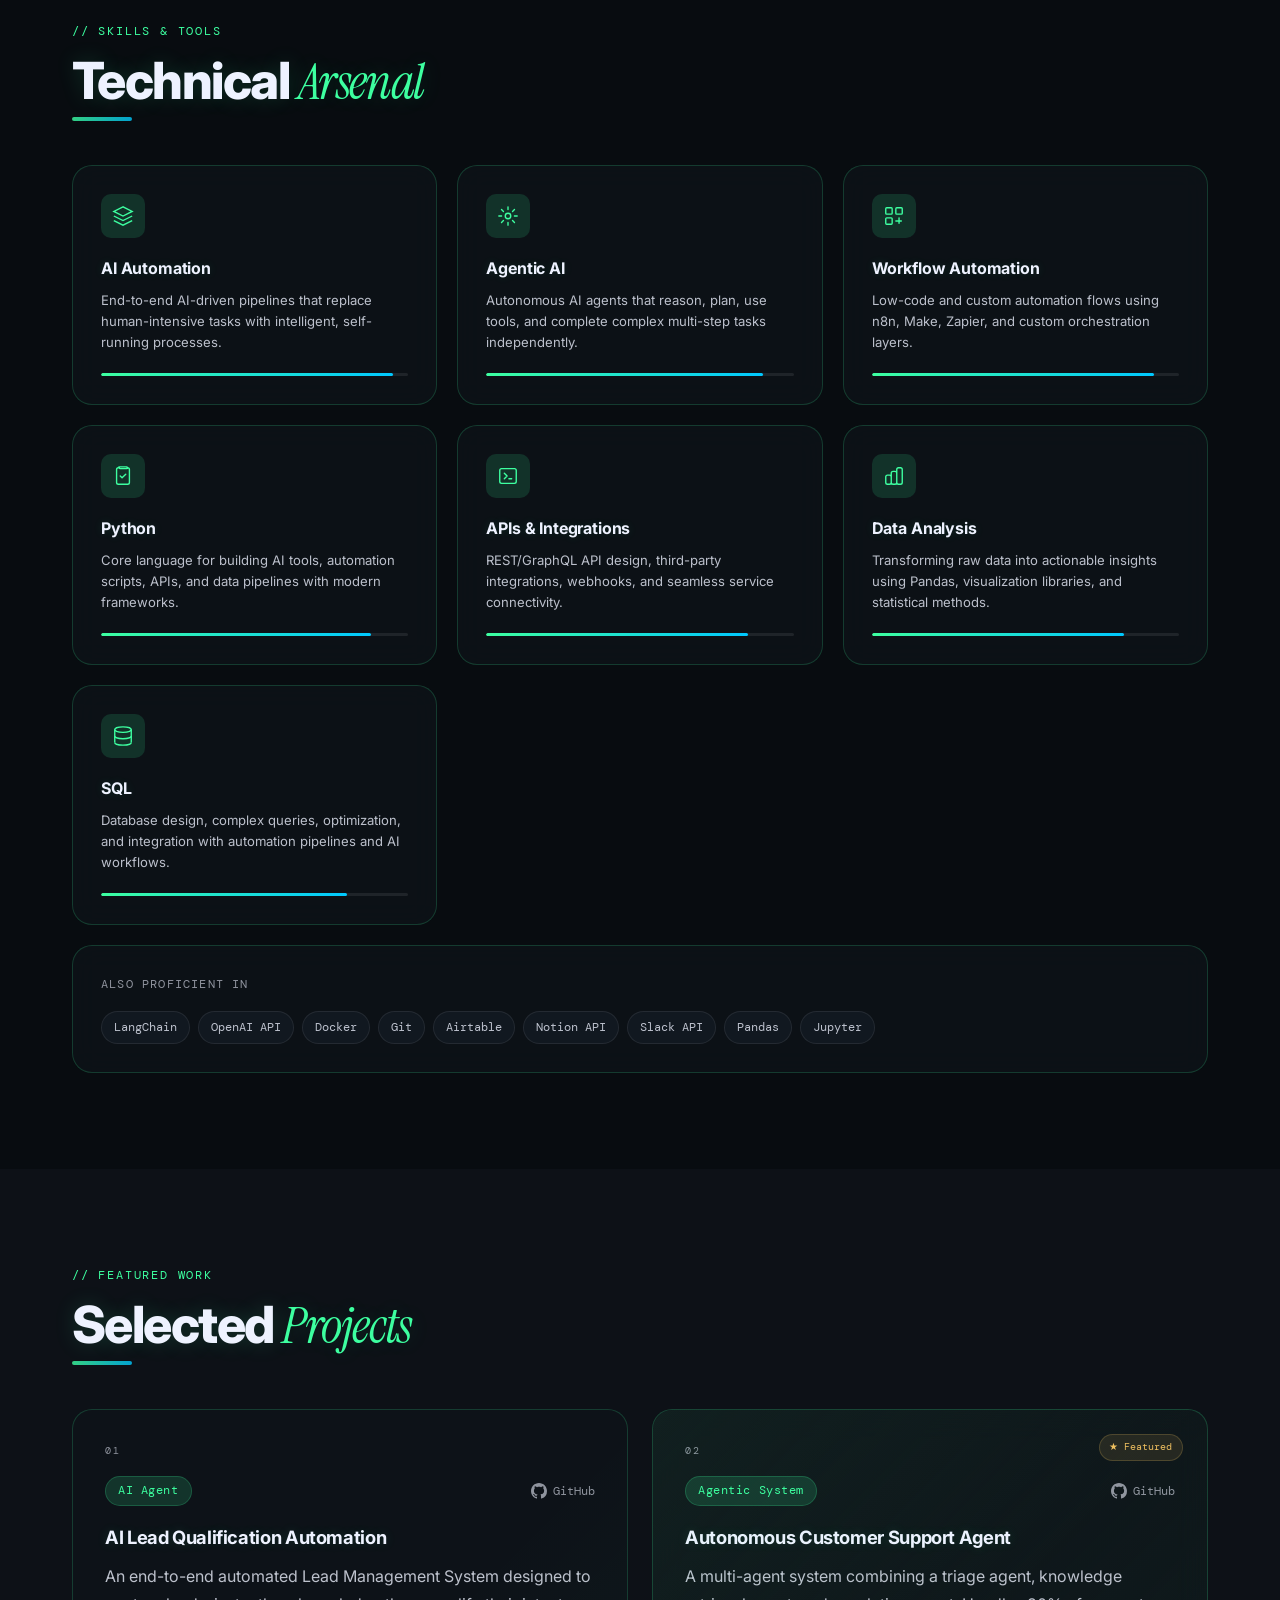
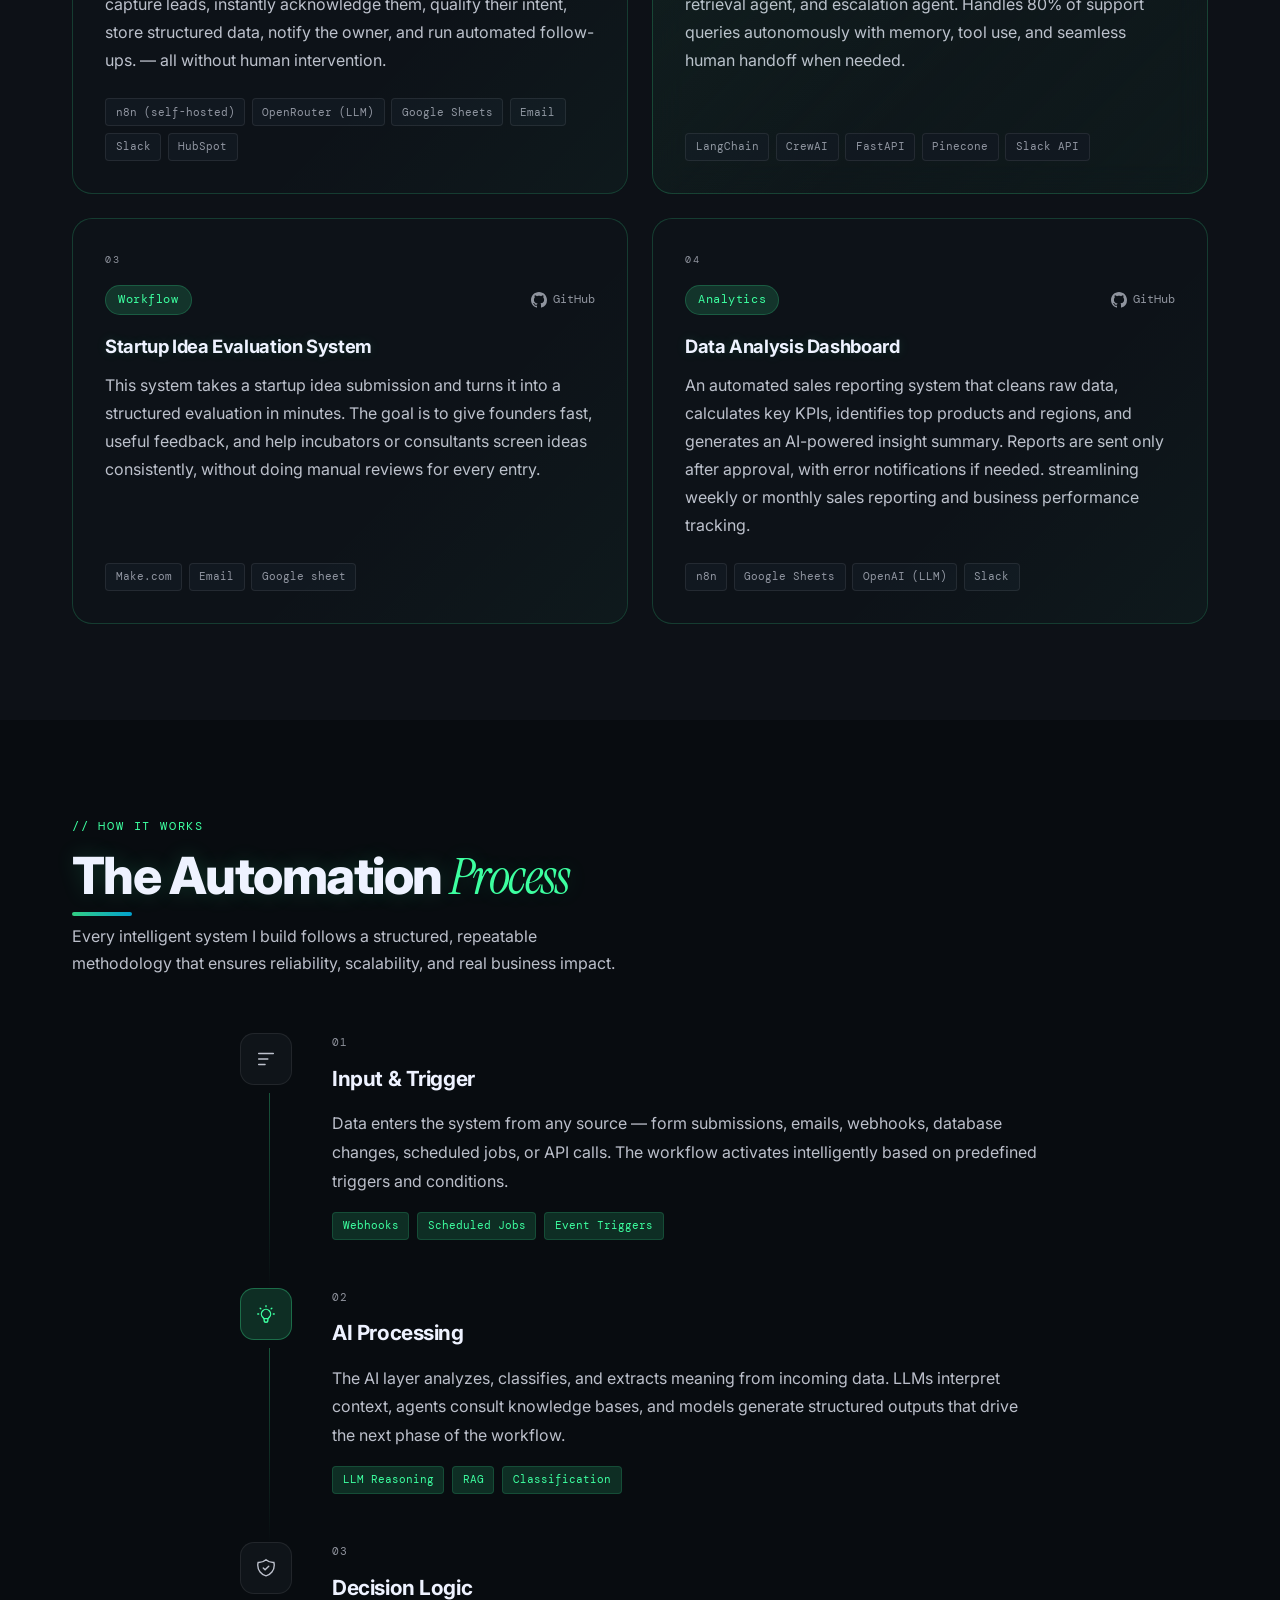
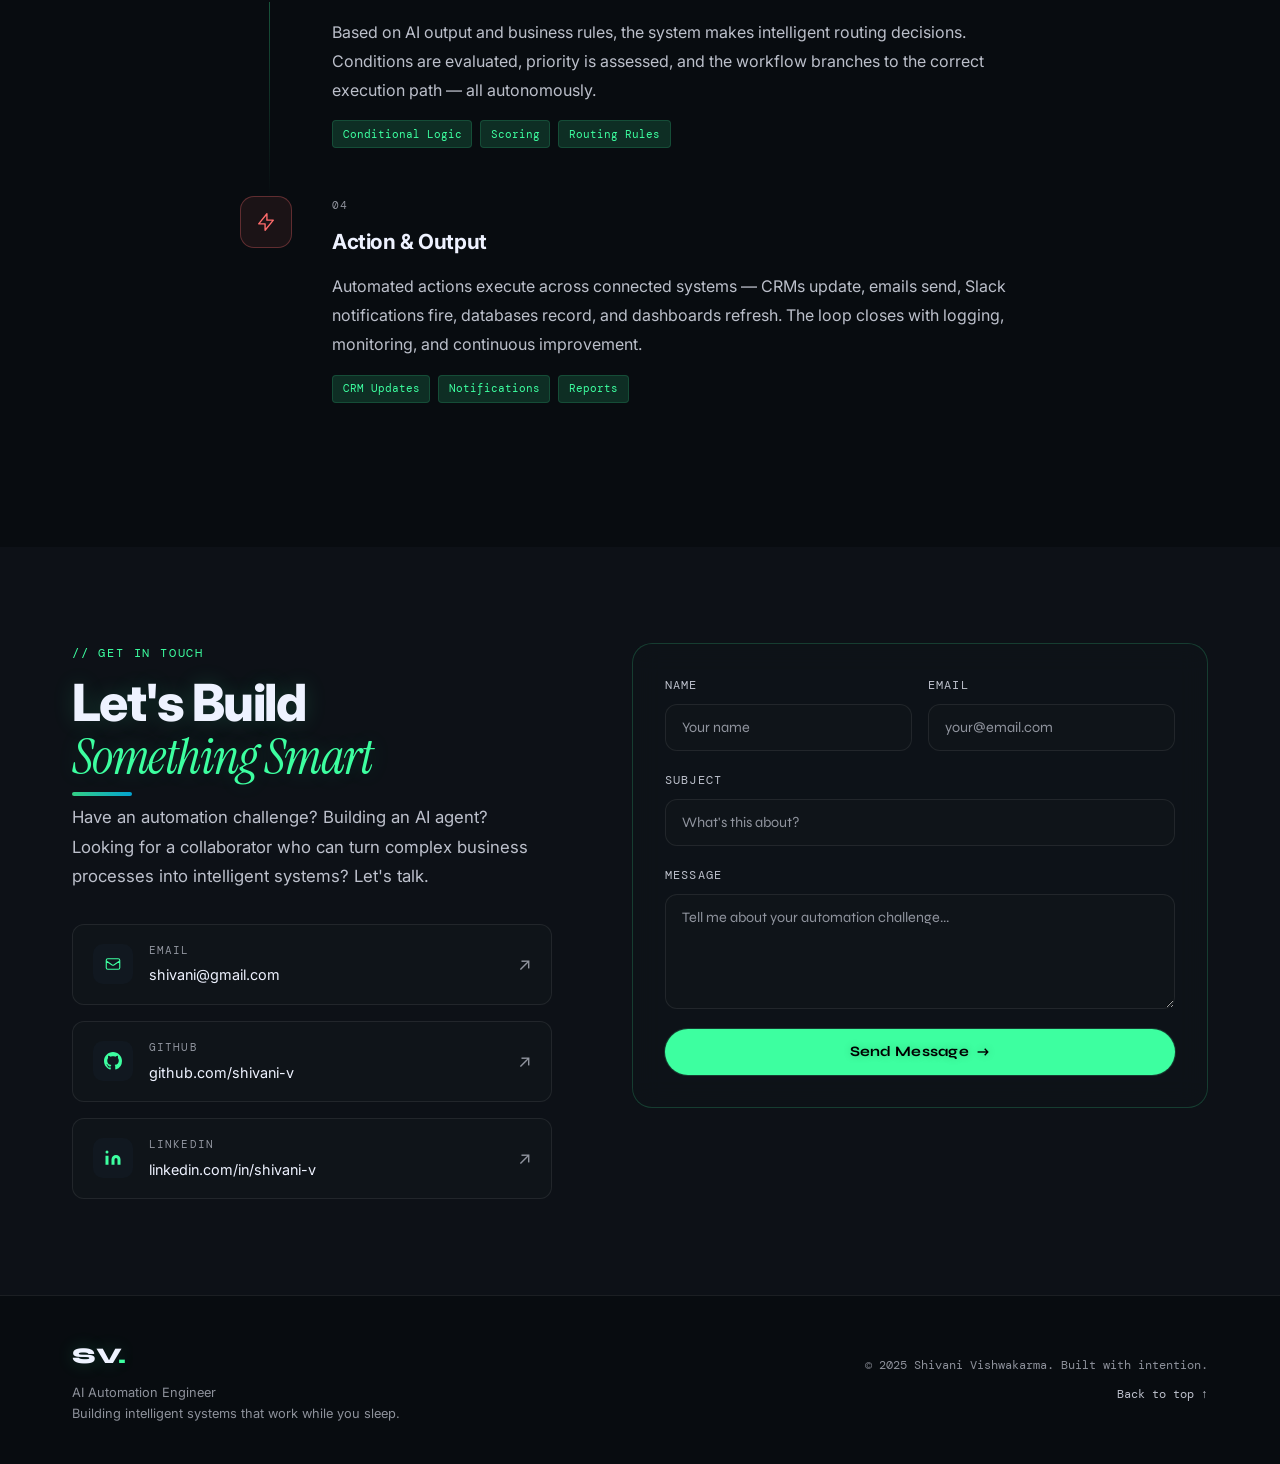
<file: index (1).html>
<!DOCTYPE html>
<html lang="en">

<head>
  <meta charset="UTF-8" />
  <meta name="viewport" content="width=device-width, initial-scale=1.0" />
  <title>Shivani Vishwakarma &mdash; AI Automation Engineer</title>
  <link rel="stylesheet" href="style.css" />
  <link rel="preconnect" href="https://fonts.googleapis.com">
  <link
    href="https://fonts.googleapis.com/css2?family=Inter:wght@400;500;600;700&family=Syne:wght@400;600;700;800&family=DM+Mono:wght@300;400;500&family=Instrument+Serif:ital@0;1&display=swap"
    rel="stylesheet">
</head>

<body>

  <nav id="navbar">
    <div class="nav-inner">
      <a href="#hero" class="nav-logo">SV<span class="dot">.</span></a>
      <button class="hamburger" id="hamburger" aria-label="Open menu">
        <span></span><span></span><span></span>
      </button>
      <ul class="nav-links" id="navLinks">
        <li><a href="#about">About</a></li>
        <li><a href="#skills">Skills</a></li>
        <li><a href="#projects">Projects</a></li>
        <li><a href="#workflow">Workflow</a></li>
        <li><a href="#contact" class="nav-cta">Contact</a></li>
      </ul>
    </div>
  </nav>

  <section id="hero">
    <div class="hero-bg">
      <div class="grid-overlay"></div>
      <div class="orb orb-1"></div>
      <div class="orb orb-2"></div>
      <div class="orb orb-3"></div>
    </div>
    <div class="hero-content">
      <div class="hero-text">
        <div class="hero-badge">
          <span class="pulse-dot"></span>
          Available for projects
        </div>
        <h1 class="hero-name">
          <span class="line-reveal">Shivani</span>
          <span class="line-reveal delay-1">Vishwakarma<span class="accent-dot">.</span></span>
        </h1>
        <p class="hero-role line-reveal delay-2">
          <span class="role-tag">AI Automation Engineer</span>
          <span class="role-sep">&times;</span>
          <span class="role-tag">Agentic AI Builder</span>
        </p>
        <p class="hero-tagline line-reveal delay-3">
          I design intelligent automation workflows and<br>
          autonomous AI systems that streamline business processes.
        </p>
        <div class="hero-actions line-reveal delay-4">
          <a href="#projects" class="btn-primary">View Projects <span class="btn-arrow">&rarr;</span></a>
          <a href="#contact" class="btn-secondary">Contact Me</a>
        </div>
        <!---  <div class="hero-stats line-reveal delay-5">
          <div class="stat"><span class="stat-num">20+</span><span class="stat-label">Automations Built</span></div>
          <div class="stat-divider"></div>
          <div class="stat"><span class="stat-num">10+</span><span class="stat-label">AI Agents Deployed</span></div>
          <div class="stat-divider"></div>
          <div class="stat"><span class="stat-num">5+</span><span class="stat-label">Years Experience</span></div>
        </div> -->
      </div>
      <div class="hero-avatar">
        <div class="about-img-placeholder">
          <img class="about-avatar" src="pp.jpeg" alt="Shivani Vishwakarma" loading="lazy" />
          <div class="avatar-ring"></div>
          <div class="avatar-ring ring-2"></div>
        </div>
      </div>
    </div>
    <div class="hero-scroll-hint">
      <div class="scroll-line"></div>
      <span>scroll</span>
    </div>
  </section>

  <section id="about">
    <div class="container">
      <div class="about-grid">
        <div class="about-left">
          <div class="section-label">// about me</div>
          <h2 class="section-title">Bridging AI<br><em>&amp; Automation</em></h2>
          <div class="about-image-frame">
            <div class="about-img-placeholder">

              <div class="avatar-initials">SV</div>
              <div class="avatar-ring"></div>
              <div class="avatar-ring ring-2"></div>
            </div>
            <div class="img-decoration"></div>
          </div>
        </div>
        <div class="about-right">
          <p class="about-intro">
            I'm an AI Automation Engineer who specializes in building intelligent, end-to-end automation systems that
            replace manual, repetitive processes with smart, autonomous workflows.
          </p>
          <p class="about-body">
            My work sits at the intersection of <mark>AI engineering</mark>, <mark>workflow automation</mark>, and
            <mark>agentic system design</mark>. I architect solutions using LLMs, API integrations, and orchestration
            frameworks to build agents that can plan, reason, and act &mdash; not just respond.
          </p>
          <p class="about-body">
            Whether it's automating lead pipelines, deploying autonomous customer support agents, or designing complex
            multi-step business workflows, I focus on creating systems that are robust, scalable, and genuinely
            intelligent.
          </p>
          <div class="about-tags">
            <span class="tag">LLM Engineering</span>
            <span class="tag">Multi-Agent Systems</span>
            <span class="tag">Process Automation</span>
            <span class="tag">API Architecture</span>
            <span class="tag">n8n / Make </span>
            <span class="tag">LangChain </span>
          </div>
        </div>
      </div>
    </div>
  </section>

  <section id="skills">
    <div class="container">
      <div class="section-header">
        <div class="section-label">// skills &amp; tools</div>
        <h2 class="section-title">Technical <em>Arsenal</em></h2>
      </div>
      <div class="skills-grid">
        <div class="skill-card">
          <div class="skill-icon"><svg viewBox="0 0 24 24" fill="none">
              <path d="M12 2L2 7l10 5 10-5-10-5z" stroke="currentColor" stroke-width="1.5" />
              <path d="M2 17l10 5 10-5M2 12l10 5 10-5" stroke="currentColor" stroke-width="1.5" />
            </svg></div>
          <h3 class="skill-name">AI Automation</h3>
          <p class="skill-desc">End-to-end AI-driven pipelines that replace human-intensive tasks with intelligent,
            self-running processes.</p>
          <div class="skill-bar">
            <div class="skill-fill" style="--w:95%"></div>
          </div>
        </div>
        <div class="skill-card">
          <div class="skill-icon"><svg viewBox="0 0 24 24" fill="none">
              <circle cx="12" cy="12" r="3" stroke="currentColor" stroke-width="1.5" />
              <path
                d="M12 2v3M12 19v3M2 12h3M19 12h3M4.93 4.93l2.12 2.12M16.95 16.95l2.12 2.12M4.93 19.07l2.12-2.12M16.95 7.05l2.12-2.12"
                stroke="currentColor" stroke-width="1.5" stroke-linecap="round" />
            </svg></div>
          <h3 class="skill-name">Agentic AI</h3>
          <p class="skill-desc">Autonomous AI agents that reason, plan, use tools, and complete complex multi-step tasks
            independently.</p>
          <div class="skill-bar">
            <div class="skill-fill" style="--w:90%"></div>
          </div>
        </div>
        <div class="skill-card">
          <div class="skill-icon"><svg viewBox="0 0 24 24" fill="none">
              <rect x="3" y="3" width="7" height="7" rx="1" stroke="currentColor" stroke-width="1.5" />
              <rect x="14" y="3" width="7" height="7" rx="1" stroke="currentColor" stroke-width="1.5" />
              <rect x="3" y="14" width="7" height="7" rx="1" stroke="currentColor" stroke-width="1.5" />
              <path d="M17.5 14v6M14 17.5h6" stroke="currentColor" stroke-width="1.5" stroke-linecap="round" />
            </svg></div>
          <h3 class="skill-name">Workflow Automation</h3>
          <p class="skill-desc">Low-code and custom automation flows using n8n, Make, Zapier, and custom orchestration
            layers.</p>
          <div class="skill-bar">
            <div class="skill-fill" style="--w:92%"></div>
          </div>
        </div>
        <div class="skill-card">
          <div class="skill-icon"><svg viewBox="0 0 24 24" fill="none">
              <path
                d="M8 3H7a2 2 0 00-2 2v14a2 2 0 002 2h10a2 2 0 002-2V5a2 2 0 00-2-2h-1M8 3a1 1 0 001 1h6a1 1 0 001-1M8 3a1 1 0 000-1h8a1 1 0 010 2"
                stroke="currentColor" stroke-width="1.5" />
              <path d="M9 12l2 2 4-4" stroke="currentColor" stroke-width="1.5" stroke-linecap="round"
                stroke-linejoin="round" />
            </svg></div>
          <h3 class="skill-name">Python</h3>
          <p class="skill-desc">Core language for building AI tools, automation scripts, APIs, and data pipelines with
            modern frameworks.</p>
          <div class="skill-bar">
            <div class="skill-fill" style="--w:88%"></div>
          </div>
        </div>
        <div class="skill-card">
          <div class="skill-icon"><svg viewBox="0 0 24 24" fill="none">
              <path d="M8 9l3 3-3 3m5 0h3M5 20h14a2 2 0 002-2V6a2 2 0 00-2-2H5a2 2 0 00-2 2v12a2 2 0 002 2z"
                stroke="currentColor" stroke-width="1.5" stroke-linecap="round" stroke-linejoin="round" />
            </svg></div>
          <h3 class="skill-name">APIs &amp; Integrations</h3>
          <p class="skill-desc">REST/GraphQL API design, third-party integrations, webhooks, and seamless service
            connectivity.</p>
          <div class="skill-bar">
            <div class="skill-fill" style="--w:85%"></div>
          </div>
        </div>
        <div class="skill-card">
          <div class="skill-icon"><svg viewBox="0 0 24 24" fill="none">
              <path
                d="M9 19v-6a2 2 0 00-2-2H5a2 2 0 00-2 2v6a2 2 0 002 2h2a2 2 0 002-2zm0 0V9a2 2 0 012-2h2a2 2 0 012 2v10m-6 0a2 2 0 002 2h2a2 2 0 002-2m0 0V5a2 2 0 012-2h2a2 2 0 012 2v14a2 2 0 01-2 2h-2a2 2 0 01-2-2z"
                stroke="currentColor" stroke-width="1.5" stroke-linecap="round" stroke-linejoin="round" />
            </svg></div>
          <h3 class="skill-name">Data Analysis</h3>
          <p class="skill-desc">Transforming raw data into actionable insights using Pandas, visualization libraries,
            and statistical methods.</p>
          <div class="skill-bar">
            <div class="skill-fill" style="--w:82%"></div>
          </div>
        </div>
        <div class="skill-card">
          <div class="skill-icon"><svg viewBox="0 0 24 24" fill="none">
              <ellipse cx="12" cy="5" rx="9" ry="3" stroke="currentColor" stroke-width="1.5" />
              <path d="M21 12c0 1.66-4.03 3-9 3S3 13.66 3 12M21 19c0 1.66-4.03 3-9 3S3 20.66 3 19" stroke="currentColor"
                stroke-width="1.5" />
              <path d="M3 5v14M21 5v14" stroke="currentColor" stroke-width="1.5" />
            </svg></div>
          <h3 class="skill-name">SQL</h3>
          <p class="skill-desc">Database design, complex queries, optimization, and integration with automation
            pipelines and AI workflows.</p>
          <div class="skill-bar">
            <div class="skill-fill" style="--w:80%"></div>
          </div>
        </div>
        <div class="skill-card skill-card-wide">
          <div class="tech-stack-label">Also proficient in</div>
          <div class="tech-bubbles">
            <span>LangChain</span><span>OpenAI API</span>
            <span>Docker</span><span>Git</span>
            <span>Airtable</span><span>Notion API</span><span>Slack API</span>
            <span>Pandas</span><span>Jupyter</span>
          </div>
        </div>
      </div>
    </div>
  </section>

  <section id="projects">
    <div class="container">
      <div class="section-header">
        <div class="section-label">// featured work</div>
        <h2 class="section-title">Selected <em>Projects</em></h2>
      </div>
      <div class="projects-grid">
        <div class="project-card">
          <div class="project-num">01</div>
          <div class="project-header">
            <div class="project-status">AI Agent</div>
            <a href="https://github.com/shivani-vishwakarmaa/AI-automations/tree/main/03-lead-management-system"
              class="project-link">
              <svg viewBox="0 0 24 24" fill="currentColor" width="16" height="16">
                <path
                  d="M12 0C5.37 0 0 5.37 0 12c0 5.31 3.435 9.795 8.205 11.385.6.105.825-.255.825-.57 0-.285-.015-1.23-.015-2.235-3.015.555-3.795-.735-4.035-1.41-.135-.345-.72-1.41-1.23-1.695-.42-.225-1.02-.78-.015-.795.945-.015 1.62.87 1.845 1.23 1.08 1.815 2.805 1.305 3.495.99.105-.78.42-1.305.765-1.605-2.67-.3-5.46-1.335-5.46-5.925 0-1.305.465-2.385 1.23-3.225-.12-.3-.54-1.53.12-3.18 0 0 1.005-.315 3.3 1.23.96-.27 1.98-.405 3-.405s2.04.135 3 .405c2.295-1.56 3.3-1.23 3.3-1.23.66 1.65.24 2.88.12 3.18.765.84 1.23 1.905 1.23 3.225 0 4.605-2.805 5.625-5.475 5.925.435.375.81 1.095.81 2.22 0 1.605-.015 2.895-.015 3.3 0 .315.225.69.825.57A12.02 12.02 0 0024 12c0-6.63-5.37-12-12-12z" />
              </svg>
              GitHub
            </a>
          </div>
          <h3 class="project-title">AI Lead Qualification Automation</h3>
          <p class="project-desc">An end-to-end automated Lead Management System designed to capture leads, instantly
            acknowledge them, qualify their intent, store structured data, notify the owner, and run automated
            follow-ups. &mdash; all without human
            intervention.</p>
          <div class="project-tools">
            <span>n8n (self-hosted)</span> <span>OpenRouter (LLM)</span> <span>Google Sheets</span> <span>Email</span>
            <span>Slack</span> <span>HubSpot</span>
          </div>
        </div>

        <div class="project-card project-card-featured">
          <div class="project-num">02</div>
          <div class="project-header">
            <div class="project-status">Agentic System</div>
            <a href="#" class="project-link">
              <svg viewBox="0 0 24 24" fill="currentColor" width="16" height="16">
                <path
                  d="M12 0C5.37 0 0 5.37 0 12c0 5.31 3.435 9.795 8.205 11.385.6.105.825-.255.825-.57 0-.285-.015-1.23-.015-2.235-3.015.555-3.795-.735-4.035-1.41-.135-.345-.72-1.41-1.23-1.695-.42-.225-1.02-.78-.015-.795.945-.015 1.62.87 1.845 1.23 1.08 1.815 2.805 1.305 3.495.99.105-.78.42-1.305.765-1.605-2.67-.3-5.46-1.335-5.46-5.925 0-1.305.465-2.385 1.23-3.225-.12-.3-.54-1.53.12-3.18 0 0 1.005-.315 3.3 1.23.96-.27 1.98-.405 3-.405s2.04.135 3 .405c2.295-1.56 3.3-1.23 3.3-1.23.66 1.65.24 2.88.12 3.18.765.84 1.23 1.905 1.23 3.225 0 4.605-2.805 5.625-5.475 5.925.435.375.81 1.095.81 2.22 0 1.605-.015 2.895-.015 3.3 0 .315.225.69.825.57A12.02 12.02 0 0024 12c0-6.63-5.37-12-12-12z" />
              </svg>
              GitHub
            </a>
          </div>
          <h3 class="project-title">Autonomous Customer Support Agent</h3>
          <p class="project-desc">A multi-agent system combining a triage agent, knowledge retrieval agent, and
            escalation agent. Handles 80% of support queries autonomously with memory, tool use, and seamless human
            handoff when needed.</p>
          <div class="project-tools">
            <span>LangChain</span><span>CrewAI</span><span>FastAPI</span><span>Pinecone</span><span>Slack API</span>
          </div>
          <div class="featured-badge">&#9733; Featured</div>
        </div>

        <div class="project-card">
          <div class="project-num">03</div>
          <div class="project-header">
            <div class="project-status">Workflow</div>
            <a href="#" class="project-link">
              <svg viewBox="0 0 24 24" fill="currentColor" width="16" height="16">
                <path
                  d="M12 0C5.37 0 0 5.37 0 12c0 5.31 3.435 9.795 8.205 11.385.6.105.825-.255.825-.57 0-.285-.015-1.23-.015-2.235-3.015.555-3.795-.735-4.035-1.41-.135-.345-.72-1.41-1.23-1.695-.42-.225-1.02-.78-.015-.795.945-.015 1.62.87 1.845 1.23 1.08 1.815 2.805 1.305 3.495.99.105-.78.42-1.305.765-1.605-2.67-.3-5.46-1.335-5.46-5.925 0-1.305.465-2.385 1.23-3.225-.12-.3-.54-1.53.12-3.18 0 0 1.005-.315 3.3 1.23.96-.27 1.98-.405 3-.405s2.04.135 3 .405c2.295-1.56 3.3-1.23 3.3-1.23.66 1.65.24 2.88.12 3.18.765.84 1.23 1.905 1.23 3.225 0 4.605-2.805 5.625-5.475 5.925.435.375.81 1.095.81 2.22 0 1.605-.015 2.895-.015 3.3 0 .315.225.69.825.57A12.02 12.02 0 0024 12c0-6.63-5.37-12-12-12z" />
              </svg>
              GitHub
            </a>
          </div>
          <h3 class="project-title">Startup Idea Evaluation System</h3>
          <p class="project-desc">This system takes a startup idea submission and turns it into a structured evaluation
            in minutes. The goal is to give founders fast, useful feedback, and help incubators or consultants screen
            ideas consistently, without doing manual reviews for every entry.</p>
          <div class="project-tools">
            <span>Make.com</span><span>Email</span><span>Google sheet</span>
          </div>
        </div>

        <div class="project-card">
          <div class="project-num">04</div>
          <div class="project-header">
            <div class="project-status">Analytics</div>
            <a href="https://github.com/shivani-vishwakarmaa/AI-automations/tree/main/01-sales-data-reporting"
              class="project-link">
              <svg viewBox="0 0 24 24" fill="currentColor" width="16" height="16">
                <path
                  d="M12 0C5.37 0 0 5.37 0 12c0 5.31 3.435 9.795 8.205 11.385.6.105.825-.255.825-.57 0-.285-.015-1.23-.015-2.235-3.015.555-3.795-.735-4.035-1.41-.135-.345-.72-1.41-1.23-1.695-.42-.225-1.02-.78-.015-.795.945-.015 1.62.87 1.845 1.23 1.08 1.815 2.805 1.305 3.495.99.105-.78.42-1.305.765-1.605-2.67-.3-5.46-1.335-5.46-5.925 0-1.305.465-2.385 1.23-3.225-.12-.3-.54-1.53.12-3.18 0 0 1.005-.315 3.3 1.23.96-.27 1.98-.405 3-.405s2.04.135 3 .405c2.295-1.56 3.3-1.23 3.3-1.23.66 1.65.24 2.88.12 3.18.765.84 1.23 1.905 1.23 3.225 0 4.605-2.805 5.625-5.475 5.925.435.375.81 1.095.81 2.22 0 1.605-.015 2.895-.015 3.3 0 .315.225.69.825.57A12.02 12.02 0 0024 12c0-6.63-5.37-12-12-12z" />
              </svg>
              GitHub
            </a>
          </div>
          <h3 class="project-title">Data Analysis Dashboard</h3>
          <p class="project-desc">An automated sales reporting system that cleans raw data, calculates key KPIs,
            identifies top products and
            regions, and generates an AI-powered insight summary. Reports are sent only after approval, with error
            notifications if needed.
            streamlining weekly or monthly sales reporting and business performance
            tracking.</p>
          <div class="project-tools">
            <span>n8n</span> <span>Google Sheets</span> <span>OpenAI (LLM)</span> <span>Slack</span>
          </div>
        </div>
      </div>
    </div>
  </section>

  <section id="workflow">
    <div class="container">
      <div class="section-header">
        <div class="section-label">// how it works</div>
        <h2 class="section-title">The Automation <em>Process</em></h2>
        <p class="section-subtitle">Every intelligent system I build follows a structured, repeatable methodology that
          ensures reliability, scalability, and real business impact.</p>
      </div>
      <div class="workflow-steps">
        <div class="workflow-step">
          <div class="step-connector"></div>
          <div class="step-icon-wrap">
            <div class="step-icon">
              <svg viewBox="0 0 24 24" fill="none">
                <path d="M4 6h16M4 12h10M4 18h7" stroke="currentColor" stroke-width="1.5" stroke-linecap="round" />
              </svg>
            </div>
          </div>
          <div class="step-content">
            <div class="step-num">01</div>
            <h3 class="step-title">Input &amp; Trigger</h3>
            <p class="step-desc">Data enters the system from any source &mdash; form submissions, emails, webhooks,
              database changes, scheduled jobs, or API calls. The workflow activates intelligently based on predefined
              triggers and conditions.</p>
            <div class="step-tags"><span>Webhooks</span><span>Scheduled Jobs</span><span>Event Triggers</span></div>
          </div>
        </div>
        <div class="workflow-step">
          <div class="step-connector"></div>
          <div class="step-icon-wrap">
            <div class="step-icon step-icon-ai">
              <svg viewBox="0 0 24 24" fill="none">
                <path
                  d="M9.663 17h4.673M12 3v1m6.364 1.636l-.707.707M21 12h-1M4 12H3m3.343-5.657l-.707-.707m2.828 9.9a5 5 0 117.072 0l-.548.547A3.374 3.374 0 0014 18.469V19a2 2 0 11-4 0v-.531c0-.895-.356-1.754-.988-2.386l-.548-.547z"
                  stroke="currentColor" stroke-width="1.5" stroke-linecap="round" stroke-linejoin="round" />
              </svg>
            </div>
          </div>
          <div class="step-content">
            <div class="step-num">02</div>
            <h3 class="step-title">AI Processing</h3>
            <p class="step-desc">The AI layer analyzes, classifies, and extracts meaning from incoming data. LLMs
              interpret context, agents consult knowledge bases, and models generate structured outputs that drive the
              next phase of the workflow.</p>
            <div class="step-tags"><span>LLM Reasoning</span><span>RAG</span><span>Classification</span></div>
          </div>
        </div>
        <div class="workflow-step">
          <div class="step-connector"></div>
          <div class="step-icon-wrap">
            <div class="step-icon">
              <svg viewBox="0 0 24 24" fill="none">
                <path
                  d="M9 12l2 2 4-4m5.618-4.016A11.955 11.955 0 0112 2.944a11.955 11.955 0 01-8.618 3.04A12.02 12.02 0 003 9c0 5.591 3.824 10.29 9 11.622 5.176-1.332 9-6.03 9-11.622 0-1.042-.133-2.052-.382-3.016z"
                  stroke="currentColor" stroke-width="1.5" stroke-linecap="round" />
              </svg>
            </div>
          </div>
          <div class="step-content">
            <div class="step-num">03</div>
            <h3 class="step-title">Decision Logic</h3>
            <p class="step-desc">Based on AI output and business rules, the system makes intelligent routing decisions.
              Conditions are evaluated, priority is assessed, and the workflow branches to the correct execution path
              &mdash; all autonomously.</p>
            <div class="step-tags"><span>Conditional Logic</span><span>Scoring</span><span>Routing Rules</span></div>
          </div>
        </div>
        <div class="workflow-step">
          <div class="step-icon-wrap">
            <div class="step-icon step-icon-action">
              <svg viewBox="0 0 24 24" fill="none">
                <path d="M13 10V3L4 14h7v7l9-11h-7z" stroke="currentColor" stroke-width="1.5" stroke-linecap="round"
                  stroke-linejoin="round" />
              </svg>
            </div>
          </div>
          <div class="step-content">
            <div class="step-num">04</div>
            <h3 class="step-title">Action &amp; Output</h3>
            <p class="step-desc">Automated actions execute across connected systems &mdash; CRMs update, emails send,
              Slack notifications fire, databases record, and dashboards refresh. The loop closes with logging,
              monitoring, and continuous improvement.</p>
            <div class="step-tags"><span>CRM Updates</span><span>Notifications</span><span>Reports</span></div>
          </div>
        </div>
      </div>
    </div>
  </section>

  <section id="contact">
    <div class="container">
      <div class="contact-inner">
        <div class="contact-left">
          <div class="section-label">// get in touch</div>
          <h2 class="section-title">Let's Build<br><em>Something Smart</em></h2>
          <p class="contact-desc">Have an automation challenge? Building an AI agent? Looking for a collaborator who can
            turn complex business processes into intelligent systems? Let's talk.</p>
          <div class="contact-links">
            <a href="mailto:shivani03112005@gmail.com" class="contact-item">
              <div class="contact-icon">
                <svg viewBox="0 0 24 24" fill="none">
                  <path
                    d="M3 8l7.89 5.26a2 2 0 002.22 0L21 8M5 19h14a2 2 0 002-2V7a2 2 0 00-2-2H5a2 2 0 00-2 2v10a2 2 0 002 2z"
                    stroke="currentColor" stroke-width="1.5" stroke-linecap="round" stroke-linejoin="round" />
                </svg>
              </div>
              <div class="contact-details">
                <span class="contact-type">Email</span>
                <span class="contact-value">shivani@gmail.com</span>
              </div>
              <span class="contact-arrow">&#8599;</span>
            </a>
            <a href="https://github.com/shivani-vishwakarmaa" target="_blank" class="contact-item">
              <div class="contact-icon">
                <svg viewBox="0 0 24 24" fill="currentColor">
                  <path
                    d="M12 0C5.37 0 0 5.37 0 12c0 5.31 3.435 9.795 8.205 11.385.6.105.825-.255.825-.57 0-.285-.015-1.23-.015-2.235-3.015.555-3.795-.735-4.035-1.41-.135-.345-.72-1.41-1.23-1.695-.42-.225-1.02-.78-.015-.795.945-.015 1.62.87 1.845 1.23 1.08 1.815 2.805 1.305 3.495.99.105-.78.42-1.305.765-1.605-2.67-.3-5.46-1.335-5.46-5.925 0-1.305.465-2.385 1.23-3.225-.12-.3-.54-1.53.12-3.18 0 0 1.005-.315 3.3 1.23.96-.27 1.98-.405 3-.405s2.04.135 3 .405c2.295-1.56 3.3-1.23 3.3-1.23.66 1.65.24 2.88.12 3.18.765.84 1.23 1.905 1.23 3.225 0 4.605-2.805 5.625-5.475 5.925.435.375.81 1.095.81 2.22 0 1.605-.015 2.895-.015 3.3 0 .315.225.69.825.57A12.02 12.02 0 0024 12c0-6.63-5.37-12-12-12z" />
                </svg>
              </div>
              <div class="contact-details">
                <span class="contact-type">GitHub</span>
                <span class="contact-value">github.com/shivani-v</span>
              </div>
              <span class="contact-arrow">&#8599;</span>
            </a>
            <a href="https://www.linkedin.com/in/shivani-vishwakarmaa/" target="_blank" class="contact-item">
              <div class="contact-icon">
                <svg viewBox="0 0 24 24" fill="currentColor">
                  <path d="M16 8a6 6 0 016 6v7h-4v-7a2 2 0 00-2-2 2 2 0 00-2 2v7h-4v-7a6 6 0 016-6zM2 9h4v12H2z" />
                  <circle cx="4" cy="4" r="2" />
                </svg>
              </div>
              <div class="contact-details">
                <span class="contact-type">LinkedIn</span>
                <span class="contact-value">linkedin.com/in/shivani-v</span>
              </div>
              <span class="contact-arrow">&#8599;</span>
            </a>
          </div>
        </div>
        <div class="contact-right">
          <form class="contact-form" id="contactForm" action="https://formsubmit.co/vishwakarmashivani152@gmail.com
"
            method="POST">
            <input type="hidden" name="_subject" value="Portfolio message">
            <input type="hidden" name="_captcha" value="false">
            <div class="form-row">
              <div class="form-group">
                <label>Name</label>
                <input type="text" name="name" placeholder="Your name" required />
              </div>
              <div class="form-group">
                <label>Email</label>
                <input type="email" name="email" placeholder="your@email.com" required />
              </div>
            </div>
            <div class="form-group">
              <label>Subject</label>
              <input type="text" placeholder="What's this about?" />
            </div>
            <div class="form-group">
              <label>Message</label>
              <textarea rows="5" placeholder="Tell me about your automation challenge..."></textarea>
            </div>
            <button type="submit" class="btn-primary form-submit">
              Send Message <span class="btn-arrow">&#8594;</span>
            </button>
            <div class="form-success" id="formSuccess">
              &#10003; Message sent! I'll be in touch soon.
            </div>
          </form>
        </div>
      </div>
    </div>
  </section>

  <footer>
    <div class="footer-inner">
      <div class="footer-left">
        <a href="#hero" class="nav-logo">SV<span class="dot">.</span></a>
        <p>AI Automation Engineer<br>Building intelligent systems that work while you sleep.</p>
      </div>
      <div class="footer-right">
        <p class="footer-copy">&#169; 2025 Shivani Vishwakarma. Built with intention.</p>
        <a href="#hero" class="back-to-top">Back to top &#8593;</a>
      </div>
    </div>
  </footer>

  <script src="script.js"></script>
</body>

</html>
</file>
<file: style.css>
/* ═══════════════════════════════════════
   SHIVANI VISHWAKARMA - PORTFOLIO CSS
   Aesthetic: Dark Forge — Industrial Precision
   ═══════════════════════════════════════ */

:root {
  --bg: #080c10;
  --bg-2: #0d1117;
  --bg-3: #111820;
  --bg-card: #0f1419;
  --border: rgba(255, 255, 255, 0.08);
  --border-hover: rgba(61, 255, 160, 0.35);
  --text: #eef2ff;
  --text-muted: rgba(238, 242, 255, 0.78);
  --text-dim: rgba(238, 242, 255, 0.58);
  --accent: #3dffa0;
  --accent-dim: rgba(61, 255, 160, 0.14);
  --accent-2: #00c8ff;
  --accent-3: #ff6b6b;
  --gold: #f0c060;
  --glow: 0 0 22px rgba(61, 255, 160, 0.16);
  --font-head: 'Syne', sans-serif;
  --font-body: 'Inter', system-ui, -apple-system, BlinkMacSystemFont, 'Segoe UI', sans-serif;
  --font-mono: 'DM Mono', monospace;
  --font-serif: 'Instrument Serif', serif;
  --radius: 12px;
  --radius-lg: 20px;
  --transition: 0.28s cubic-bezier(0.22, 1, 0.36, 1);
}

*,
*::before,
*::after {
  box-sizing: border-box;
  margin: 0;
  padding: 0;
}

html {
  height: 100%;
  scroll-behavior: smooth;
}

body {
  min-height: 100vh;
  background: radial-gradient(circle at top, rgba(61, 255, 160, 0.14), transparent 60%),
    radial-gradient(circle at 20% 10%, rgba(0, 200, 255, 0.12), transparent 55%),
    var(--bg);
  background-attachment: fixed;
  color: var(--text);
  font-family: var(--font-body);
  font-size: 17px;
  line-height: 1.75;
  text-rendering: optimizeLegibility;
  -webkit-font-smoothing: antialiased;
  -moz-osx-font-smoothing: grayscale;
  overflow-x: hidden;
}

body::after {
  content: '';
  position: fixed;
  inset: 0;
  pointer-events: none;
  background: repeating-linear-gradient(90deg,
      rgba(255, 255, 255, 0.02),
      rgba(255, 255, 255, 0.02) 1px,
      transparent 1px,
      transparent 8px);
  opacity: 0.35;
  mix-blend-mode: overlay;
}

/* ── SCROLLBAR ── */
::-webkit-scrollbar {
  width: 4px;
}

::-webkit-scrollbar-track {
  background: var(--bg);
}

::-webkit-scrollbar-thumb {
  background: var(--accent);
  border-radius: 2px;
}

/* ── SELECTION ── */
::selection {
  background: var(--accent);
  color: #000;
}

/* ── CONTAINER ── */
.container {
  max-width: 1200px;
  margin: 0 auto;
  padding: 0 2rem;
}

/* ══════════════════════════════════════
   NAVBAR
══════════════════════════════════════ */
#navbar {
  position: fixed;
  top: 0;
  left: 0;
  right: 0;
  z-index: 100;
  padding: 0;
  transition: all var(--transition);
}

#navbar.scrolled {
  background: rgba(8, 12, 16, 0.92);
  backdrop-filter: blur(20px);
  border-bottom: 1px solid var(--border);
}

.nav-inner {
  max-width: 1200px;
  margin: 0 auto;
  padding: 1.25rem 2rem;
  display: flex;
  align-items: center;
  justify-content: space-between;
}

.nav-logo {
  font-family: var(--font-head);
  font-weight: 800;
  font-size: 1.4rem;
  color: var(--text);
  text-decoration: none;
  letter-spacing: -0.02em;
  text-shadow: 0 0 18px rgba(61, 255, 160, 0.18);
}

.nav-logo .dot {
  color: var(--accent);
}

.nav-links {
  display: flex;
  list-style: none;
  gap: 2.5rem;
  align-items: center;
}

.nav-links a {
  color: var(--text-muted);
  text-decoration: none;
  font-size: 0.95rem;
  font-weight: 600;
  letter-spacing: 0.08em;
  text-transform: uppercase;
  transition: color var(--transition);
}

.nav-links a:hover {
  color: var(--text);
}

.nav-links a.active,
.nav-links a:focus-visible {
  color: var(--accent);
  outline: none;
}

.nav-links .nav-cta {
  background: var(--accent);
  color: #000;
  padding: 0.5rem 1.25rem;
  border-radius: 100px;
  font-weight: 600;
  letter-spacing: 0.03em;
}

.nav-links .nav-cta:hover {
  background: #fff;
  color: #000;
}

.hamburger {
  display: none;
  flex-direction: column;
  gap: 5px;
  background: none;
  border: none;
  cursor: pointer;
  padding: 4px;
}

.hamburger span {
  display: block;
  width: 24px;
  height: 2px;
  background: var(--text);
  border-radius: 2px;
  transition: all var(--transition);
}

.hamburger.open span:nth-child(1) {
  transform: rotate(45deg) translate(5px, 5px);
}

.hamburger.open span:nth-child(2) {
  opacity: 0;
}

.hamburger.open span:nth-child(3) {
  transform: rotate(-45deg) translate(5px, -5px);
}

/* ══════════════════════════════════════
   HERO
══════════════════════════════════════ */
#hero {
  min-height: 100vh;
  display: flex;
  align-items: center;
  position: relative;
  overflow: hidden;
  padding: 6rem 2rem 4rem;
}

.hero-bg {
  position: absolute;
  inset: 0;
  pointer-events: none;
}

.grid-overlay {
  position: absolute;
  inset: 0;
  background-image:
    linear-gradient(rgba(61, 255, 160, 0.03) 1px, transparent 1px),
    linear-gradient(90deg, rgba(61, 255, 160, 0.03) 1px, transparent 1px);
  background-size: 60px 60px;
  mask-image: radial-gradient(ellipse 80% 80% at 50% 50%, black, transparent);
}

.orb {
  position: absolute;
  border-radius: 50%;
  filter: blur(80px);
  animation: float 8s ease-in-out infinite;
}

.orb-1 {
  width: 500px;
  height: 500px;
  background: radial-gradient(circle, rgba(61, 255, 160, 0.08), transparent 70%);
  top: -100px;
  right: -100px;
  animation-delay: 0s;
}

.orb-2 {
  width: 400px;
  height: 400px;
  background: radial-gradient(circle, rgba(0, 200, 255, 0.06), transparent 70%);
  bottom: 0;
  left: -100px;
  animation-delay: 3s;
}

.orb-3 {
  width: 300px;
  height: 300px;
  background: radial-gradient(circle, rgba(61, 255, 160, 0.04), transparent 70%);
  top: 50%;
  left: 40%;
  animation-delay: 6s;
}

@keyframes float {

  0%,
  100% {
    transform: translate(0, 0);
  }

  50% {
    transform: translate(20px, -20px);
  }
}

.hero-content {
  position: relative;
  max-width: 1200px;
  margin: 0 auto;
  width: 100%;
  display: grid;
  grid-template-columns: 1fr 340px;
  gap: 4rem;
  align-items: center;
}

.hero-avatar {
  display: flex;
  justify-content: center;
}

.hero-avatar .about-img-placeholder {
  width: 320px;
  height: 320px;
}

@media (max-width: 920px) {
  .hero-content {
    grid-template-columns: 1fr;
  }

  .hero-avatar {
    margin-top: 3rem;
  }
}

.hero-badge {
  display: inline-flex;
  align-items: center;
  gap: 0.5rem;
  background: rgba(61, 255, 160, 0.08);
  border: 1px solid rgba(61, 255, 160, 0.2);
  color: var(--accent);
  padding: 0.4rem 1rem;
  border-radius: 100px;
  font-family: var(--font-mono);
  font-size: 0.8rem;
  margin-bottom: 2rem;
}

.pulse-dot {
  width: 7px;
  height: 7px;
  border-radius: 50%;
  background: var(--accent);
  animation: pulse 2s ease-in-out infinite;
}

@keyframes pulse {

  0%,
  100% {
    opacity: 1;
    transform: scale(1);
  }

  50% {
    opacity: 0.5;
    transform: scale(0.8);
  }
}

.hero-name {
  font-size: clamp(3.5rem, 9vw, 8rem);
  font-weight: 800;
  line-height: 0.95;
  letter-spacing: -0.03em;
  margin-bottom: 1.5rem;
  display: flex;
  flex-direction: column;
}

.hero-name>span {
  display: inline-block;
  background: linear-gradient(90deg, var(--accent), var(--accent-2), var(--accent-3));
  -webkit-background-clip: text;
  color: transparent;
  text-shadow: var(--glow);
}

.accent-dot {
  color: var(--accent);
}

.hero-role {
  display: flex;
  align-items: center;
  gap: 1rem;
  margin-bottom: 1.5rem;
  flex-wrap: wrap;
}

.role-tag {
  font-family: var(--font-mono);
  font-size: 0.875rem;
  color: var(--text-muted);
  letter-spacing: 0.05em;
}

.role-sep {
  color: var(--accent);
  font-weight: 800;
  font-size: 1rem;
}

.hero-tagline {
  font-size: clamp(1rem, 2vw, 1.2rem);
  color: var(--text-muted);
  line-height: 1.7;
  margin-bottom: 2.5rem;
  max-width: 560px;
}

.hero-actions {
  display: flex;
  gap: 1rem;
  margin-bottom: 3.5rem;
  flex-wrap: wrap;
}

.btn-primary {
  display: inline-flex;
  align-items: center;
  gap: 0.5rem;
  background: var(--accent);
  color: #000;
  font-family: var(--font-head);
  font-weight: 700;
  font-size: 0.9rem;
  padding: 0.9rem 2rem;
  border-radius: 100px;
  text-decoration: none;
  border: none;
  cursor: pointer;
  transition: all var(--transition);
  letter-spacing: 0.02em;
  box-shadow: 0 0 0 1px rgba(61, 255, 160, 0.18);
  text-shadow: 0 0 8px rgba(0, 0, 0, 0.2);
}

.btn-primary:hover {
  background: #fff;
  transform: translateY(-2px);
  box-shadow: 0 12px 40px rgba(61, 255, 160, 0.3);
}

.btn-primary:focus-visible {
  outline: 3px solid rgba(61, 255, 160, 0.55);
  outline-offset: 4px;
}

.btn-secondary:focus-visible {
  outline: 3px solid rgba(61, 255, 160, 0.45);
  outline-offset: 4px;
}

.btn-arrow {
  transition: transform var(--transition);
}

.btn-primary:hover .btn-arrow {
  transform: translateX(4px);
}

.btn-secondary {
  display: inline-flex;
  align-items: center;
  background: transparent;
  color: var(--text);
  font-family: var(--font-head);
  font-weight: 600;
  font-size: 0.9rem;
  padding: 0.9rem 2rem;
  border-radius: 100px;
  text-decoration: none;
  border: 1px solid var(--border);
  transition: all var(--transition);
}

.btn-secondary:hover {
  border-color: var(--accent);
  color: var(--accent);
  transform: translateY(-2px);
}

/* ── RESUME DOWNLOAD BUTTON (Hero) ── */
.btn-resume {
  display: inline-flex;
  align-items: center;
  background: transparent;
  color: var(--accent);
  font-family: var(--font-head);
  font-weight: 600;
  font-size: 0.9rem;
  padding: 0.9rem 2rem;
  border-radius: 100px;
  text-decoration: none;
  border: 1px solid rgba(61, 255, 160, 0.4);
  transition: all var(--transition);
  letter-spacing: 0.02em;
  position: relative;
  overflow: hidden;
}

.btn-resume::before {
  content: '';
  position: absolute;
  inset: 0;
  background: rgba(61, 255, 160, 0.06);
  opacity: 0;
  transition: opacity var(--transition);
  border-radius: inherit;
}

.btn-resume:hover {
  border-color: var(--accent);
  color: #000;
  background: var(--accent);
  transform: translateY(-2px);
  box-shadow: 0 8px 30px rgba(61, 255, 160, 0.28);
}

.btn-resume:hover::before {
  opacity: 1;
}

.btn-resume:focus-visible {
  outline: 3px solid rgba(61, 255, 160, 0.55);
  outline-offset: 4px;
}

/* ── RESUME NAV LINK (Navbar) ── */
.nav-links .nav-resume {
  background: transparent;
  color: var(--accent) !important;
  border: 1px solid rgba(61, 255, 160, 0.35);
  padding: 0.4rem 1rem;
  border-radius: 100px;
  font-weight: 600;
  letter-spacing: 0.04em;
  transition: all var(--transition);
}

.nav-links .nav-resume:hover {
  background: var(--accent);
  color: #000 !important;
  border-color: var(--accent);
  box-shadow: 0 0 18px rgba(61, 255, 160, 0.25);
}
.hero-stats {
  display: flex;
  align-items: center;
  gap: 2rem;
}

.stat {
  display: flex;
  flex-direction: column;
  gap: 0.25rem;
}

.stat-num {
  font-size: 1.8rem;
  font-weight: 800;
  color: var(--text);
  letter-spacing: -0.02em;
  line-height: 1;
}

.stat-label {
  font-family: var(--font-mono);
  font-size: 0.7rem;
  color: var(--text-dim);
  letter-spacing: 0.05em;
  text-transform: uppercase;
}

.stat-divider {
  width: 1px;
  height: 40px;
  background: var(--border);
}

.hero-scroll-hint {
  position: absolute;
  bottom: 2rem;
  right: 2rem;
  display: flex;
  flex-direction: column;
  align-items: center;
  gap: 0.5rem;
}

.scroll-line {
  width: 1px;
  height: 60px;
  background: linear-gradient(to bottom, var(--accent), transparent);
  animation: scroll-hint 2s ease-in-out infinite;
}

@keyframes scroll-hint {
  0% {
    opacity: 0;
    transform: scaleY(0);
    transform-origin: top;
  }

  50% {
    opacity: 1;
    transform: scaleY(1);
  }

  100% {
    opacity: 0;
    transform: scaleY(1);
    transform-origin: bottom;
  }
}

.hero-scroll-hint span {
  font-family: var(--font-mono);
  font-size: 0.65rem;
  color: var(--text-dim);
  letter-spacing: 0.15em;
  writing-mode: vertical-rl;
  text-transform: uppercase;
}

/* ── LINE REVEAL ANIMATION ── */
.line-reveal {
  opacity: 0;
  transform: translateY(30px);
  animation: reveal 0.8s cubic-bezier(0.16, 1, 0.3, 1) forwards;
}

.delay-1 {
  animation-delay: 0.1s;
}

.delay-2 {
  animation-delay: 0.2s;
}

.delay-3 {
  animation-delay: 0.35s;
}

.delay-4 {
  animation-delay: 0.5s;
}

.delay-5 {
  animation-delay: 0.65s;
}

@keyframes reveal {
  to {
    opacity: 1;
    transform: translateY(0);
  }
}

/* ══════════════════════════════════════
   SECTION COMMON
══════════════════════════════════════ */
section {
  padding: 6rem 0;
}

.section-label {
  font-family: var(--font-mono);
  font-size: 0.75rem;
  color: var(--accent);
  letter-spacing: 0.15em;
  text-transform: uppercase;
  margin-bottom: 0.75rem;
}

.section-title {
  font-size: clamp(2rem, 4vw, 3.5rem);
  font-weight: 800;
  line-height: 1.05;
  letter-spacing: -0.03em;
  margin-bottom: 1.2rem;
  position: relative;
  text-shadow: var(--glow);
}

.section-title::after {
  content: '';
  position: absolute;
  left: 0;
  bottom: -0.75rem;
  width: 60px;
  height: 4px;
  border-radius: 999px;
  background: linear-gradient(90deg, var(--accent), var(--accent-2));
  opacity: 0.8;
}

.section-title em {
  font-style: italic;
  font-family: var(--font-serif);
  color: var(--accent);
  font-weight: 400;
}

.section-header {
  margin-bottom: 3.5rem;
}

.section-subtitle {
  max-width: 560px;
  color: var(--text-muted);
  font-size: 1rem;
  line-height: 1.7;
  margin-top: 0.5rem;
}

/* ══════════════════════════════════════
   ABOUT
══════════════════════════════════════ */
#about {
  background: var(--bg-2);
}

.about-grid {
  display: grid;
  grid-template-columns: 1fr 1.6fr;
  gap: 5rem;
  align-items: start;
}

.about-image-frame {
  position: relative;
  margin-top: 2rem;
}

.about-img-placeholder {
  width: 240px;
  height: 240px;
  border-radius: 50%;
  background: var(--bg-3);
  border: 1px solid var(--border);
  display: flex;
  align-items: center;
  justify-content: center;
  position: relative;
  overflow: hidden;
}

.about-img-placeholder img {
  position: absolute;
  inset: 0;
  width: 100%;
  height: 100%;
  object-fit: contain;
  object-position: center;
  background: var(--bg-3);
  display: block;
  border-radius: 50%;
}

.avatar-initials {
  font-size: 7rem;
  font-weight: 800;
  color: var(--accent);
  z-index: 1;
}

.avatar-ring {
  position: absolute;
  inset: -15px;
  border-radius: 50%;
  border: 1px solid rgba(61, 255, 160, 0.15);
  animation: spin-slow 20s linear infinite;
}

.ring-2 {
  inset: -30px;
  border-color: rgba(0, 200, 255, 0.08);
  animation-duration: 30s;
  animation-direction: reverse;
}

@keyframes spin-slow {
  to {
    transform: rotate(360deg);
  }
}

.img-decoration {
  position: absolute;
  top: -10px;
  right: -10px;
  width: 80px;
  height: 80px;
  border-top: 2px solid var(--accent);
  border-right: 2px solid var(--accent);
  border-radius: 0 12px 0 0;
}

.about-intro {
  font-size: 1.15rem;
  font-weight: 600;
  color: var(--text);
  line-height: 1.65;
  margin-bottom: 1.25rem;
}

.about-body {
  color: var(--text-muted);
  line-height: 1.75;
  margin-bottom: 1rem;
  font-size: 1.05rem;
}

.about-body mark {
  background: var(--accent-dim);
  color: var(--accent);
  padding: 0.1em 0.3em;
  border-radius: 4px;
}

.about-tags {
  display: flex;
  flex-wrap: wrap;
  gap: 0.5rem;
  margin-top: 1.5rem;
}

.tag {
  font-family: var(--font-mono);
  font-size: 0.75rem;
  color: var(--text-muted);
  background: var(--bg-3);
  border: 1px solid var(--border);
  padding: 0.35rem 0.75rem;
  border-radius: 6px;
  transition: all var(--transition);
}

.tag:hover {
  border-color: var(--accent);
  color: var(--accent);
}

/* ══════════════════════════════════════
   SKILLS
══════════════════════════════════════ */
#skills {
  background: var(--bg);
}

.skills-grid {
  display: grid;
  grid-template-columns: repeat(auto-fill, minmax(280px, 1fr));
  gap: 1.25rem;
}

.skill-card {
  background: rgba(15, 20, 25, 0.72);
  border: 1px solid rgba(61, 255, 160, 0.18);
  backdrop-filter: blur(14px);
  border-radius: var(--radius-lg);
  padding: 1.75rem;
  transition: all var(--transition);
  position: relative;
  overflow: hidden;
}

.skill-card::before {
  content: '';
  position: absolute;
  inset: 0;
  background: linear-gradient(135deg, var(--accent-dim), transparent);
  opacity: 0;
  transition: opacity var(--transition);
}

.skill-card:hover {
  border-color: var(--border-hover);
  transform: translateY(-4px);
}

.skill-card:hover::before {
  opacity: 1;
}

.skill-card-wide {
  grid-column: 1 / -1;
}

.skill-icon {
  width: 44px;
  height: 44px;
  background: var(--accent-dim);
  border-radius: 10px;
  display: flex;
  align-items: center;
  justify-content: center;
  color: var(--accent);
  margin-bottom: 1rem;
  position: relative;
}

.skill-icon svg {
  width: 22px;
  height: 22px;
}

.skill-name {
  font-size: 1rem;
  font-weight: 700;
  margin-bottom: 0.5rem;
  letter-spacing: -0.01em;
  text-shadow: 0 0 10px rgba(61, 255, 160, 0.12);
}

.skill-desc {
  font-size: 0.82rem;
  color: var(--text-muted);
  line-height: 1.6;
  margin-bottom: 1.25rem;
}

.skill-bar {
  height: 3px;
  background: var(--border);
  border-radius: 2px;
  overflow: hidden;
}

.skill-fill {
  height: 100%;
  width: 0;
  background: linear-gradient(90deg, var(--accent), var(--accent-2));
  border-radius: 2px;
  transition: width 1.2s cubic-bezier(0.16, 1, 0.3, 1);
}

.skill-fill.animated {
  width: var(--w);
}

.tech-stack-label {
  font-family: var(--font-mono);
  font-size: 0.75rem;
  color: var(--text-dim);
  letter-spacing: 0.1em;
  text-transform: uppercase;
  margin-bottom: 1rem;
}

.tech-bubbles {
  display: flex;
  flex-wrap: wrap;
  gap: 0.5rem;
}

.tech-bubbles span {
  font-family: var(--font-mono);
  font-size: 0.78rem;
  color: var(--text-muted);
  background: var(--bg-3);
  border: 1px solid var(--border);
  padding: 0.3rem 0.75rem;
  border-radius: 100px;
  transition: all var(--transition);
}

.tech-bubbles span:hover {
  border-color: var(--accent);
  color: var(--accent);
  background: var(--accent-dim);
}

/* ══════════════════════════════════════
   PROJECTS
══════════════════════════════════════ */
#projects {
  background: var(--bg-2);
}

.projects-grid {
  display: grid;
  grid-template-columns: repeat(2, 1fr);
  gap: 1.5rem;
}

.project-card {
  background: rgba(15, 20, 25, 0.72);
  border: 1px solid rgba(61, 255, 160, 0.18);
  backdrop-filter: blur(16px);
  border-radius: var(--radius-lg);
  padding: 2rem;
  position: relative;
  transition: all var(--transition);
  display: flex;
  flex-direction: column;
  overflow: hidden;
}

.project-card::after {
  content: '';
  position: absolute;
  inset: 0;
  border-radius: var(--radius-lg);
  background: linear-gradient(135deg, transparent 60%, rgba(61, 255, 160, 0.03));
  pointer-events: none;
}

.project-card:hover {
  border-color: var(--border-hover);
  transform: translateY(-5px);
  box-shadow: 0 20px 60px rgba(0, 0, 0, 0.4);
}

.project-card-featured {
  border-color: rgba(61, 255, 160, 0.2);
  background: linear-gradient(135deg, var(--bg-card), rgba(61, 255, 160, 0.04));
}

.project-card-featured::after {
  background: linear-gradient(135deg, rgba(61, 255, 160, 0.05), transparent 60%);
}

.project-num {
  font-family: var(--font-mono);
  font-size: 0.65rem;
  color: var(--text-dim);
  letter-spacing: 0.15em;
  margin-bottom: 1rem;
}

.project-header {
  display: flex;
  align-items: center;
  justify-content: space-between;
  margin-bottom: 1.25rem;
}

.project-status {
  font-family: var(--font-mono);
  font-size: 0.72rem;
  color: var(--accent);
  background: var(--accent-dim);
  border: 1px solid rgba(61, 255, 160, 0.2);
  padding: 0.25rem 0.75rem;
  border-radius: 100px;
  letter-spacing: 0.05em;
}

.project-link {
  display: flex;
  align-items: center;
  gap: 0.4rem;
  font-family: var(--font-mono);
  font-size: 0.75rem;
  color: var(--text-dim);
  text-decoration: none;
  transition: color var(--transition);
}

.project-link:hover {
  color: var(--accent);
}

.project-title {
  font-size: 1.15rem;
  font-weight: 700;
  letter-spacing: -0.02em;
  margin-bottom: 0.75rem;
  line-height: 1.3;
  text-shadow: 0 0 12px rgba(61, 255, 160, 0.14);
}

.project-desc {
  font-size: 1rem;
  color: var(--text-muted);
  line-height: 1.75;
  flex: 1;
  margin-bottom: 1.5rem;
}

.project-tools {
  display: flex;
  flex-wrap: wrap;
  gap: 0.4rem;
}

.project-tools span {
  font-family: var(--font-mono);
  font-size: 0.7rem;
  color: var(--text-dim);
  background: var(--bg-3);
  border: 1px solid var(--border);
  padding: 0.2rem 0.6rem;
  border-radius: 4px;
}

.featured-badge {
  position: absolute;
  top: 1.5rem;
  right: 1.5rem;
  font-family: var(--font-mono);
  font-size: 0.65rem;
  color: var(--gold);
  background: rgba(240, 192, 96, 0.1);
  border: 1px solid rgba(240, 192, 96, 0.2);
  padding: 0.2rem 0.6rem;
  border-radius: 100px;
}

/* ══════════════════════════════════════
   WORKFLOW
══════════════════════════════════════ */
#workflow {
  background: var(--bg);
}

.workflow-steps {
  display: flex;
  flex-direction: column;
  gap: 0;
  max-width: 800px;
  margin: 0 auto;
  position: relative;
}

.workflow-step {
  display: grid;
  grid-template-columns: 60px 1fr;
  gap: 2rem;
  align-items: start;
  position: relative;
  padding-bottom: 3rem;
}

.step-connector {
  position: absolute;
  left: 29px;
  top: 60px;
  bottom: 0;
  width: 1px;
  background: linear-gradient(to bottom, var(--accent), transparent);
  opacity: 0.3;
}

.step-icon-wrap {
  position: relative;
  z-index: 1;
}

.step-icon {
  width: 52px;
  height: 52px;
  background: var(--bg-card);
  border: 1px solid var(--border);
  border-radius: 14px;
  display: flex;
  align-items: center;
  justify-content: center;
  color: var(--text-muted);
  transition: all var(--transition);
}

.step-icon svg {
  width: 22px;
  height: 22px;
}

.step-icon-ai {
  border-color: rgba(61, 255, 160, 0.3);
  color: var(--accent);
  background: var(--accent-dim);
}

.step-icon-action {
  border-color: rgba(255, 107, 107, 0.3);
  color: var(--accent-3);
  background: rgba(255, 107, 107, 0.08);
}

.workflow-step:hover .step-icon {
  border-color: var(--border-hover);
  color: var(--accent);
  transform: scale(1.05);
}

.step-num {
  font-family: var(--font-mono);
  font-size: 0.7rem;
  color: var(--text-dim);
  letter-spacing: 0.1em;
  margin-bottom: 0.5rem;
}

.step-title {
  font-size: 1.3rem;
  font-weight: 700;
  letter-spacing: -0.02em;
  margin-bottom: 0.75rem;
}

.step-desc {
  color: var(--text-muted);
  font-size: 1rem;
  line-height: 1.8;
  margin-bottom: 1rem;
}

.step-tags {
  display: flex;
  gap: 0.5rem;
  flex-wrap: wrap;
}

.step-tags span {
  font-family: var(--font-mono);
  font-size: 0.7rem;
  color: var(--accent);
  background: var(--accent-dim);
  border: 1px solid rgba(61, 255, 160, 0.15);
  padding: 0.2rem 0.6rem;
  border-radius: 4px;
}

/* ══════════════════════════════════════
   CONTACT
══════════════════════════════════════ */
#contact {
  background: var(--bg-2);
}

.contact-inner {
  display: grid;
  grid-template-columns: 1fr 1.2fr;
  gap: 5rem;
  align-items: start;
}

.contact-desc {
  color: var(--text-muted);
  line-height: 1.75;
  margin: 1rem 0 2rem;
  font-size: 1.05rem;
}

.contact-links {
  display: flex;
  flex-direction: column;
  gap: 1rem;
}

.contact-item {
  display: flex;
  align-items: center;
  gap: 1rem;
  padding: 1rem 1.25rem;
  background: var(--bg-card);
  border: 1px solid var(--border);
  border-radius: var(--radius);
  text-decoration: none;
  color: var(--text);
  transition: all var(--transition);
}

.contact-item:hover {
  border-color: var(--border-hover);
  transform: translateX(6px);
}

.contact-icon {
  width: 40px;
  height: 40px;
  background: var(--bg-3);
  border-radius: 10px;
  display: flex;
  align-items: center;
  justify-content: center;
  color: var(--accent);
  flex-shrink: 0;
}

.contact-icon svg {
  width: 18px;
  height: 18px;
}

.contact-details {
  flex: 1;
  display: flex;
  flex-direction: column;
  gap: 0.15rem;
}

.contact-type {
  font-family: var(--font-mono);
  font-size: 0.7rem;
  color: var(--text-dim);
  letter-spacing: 0.1em;
  text-transform: uppercase;
}

.contact-value {
  font-size: 0.9rem;
  color: var(--text);
}

.contact-arrow {
  color: var(--text-dim);
  font-size: 1.1rem;
  transition: all var(--transition);
}

.contact-item:hover .contact-arrow {
  color: var(--accent);
  transform: translateX(3px);
}

/* ── FORM ── */
.contact-form {
  display: flex;
  flex-direction: column;
  gap: 1.25rem;
  background: rgba(15, 20, 25, 0.78);
  border: 1px solid rgba(61, 255, 160, 0.18);
  padding: 2rem;
  border-radius: var(--radius-lg);
  backdrop-filter: blur(14px);
}

.form-row {
  display: grid;
  grid-template-columns: 1fr 1fr;
  gap: 1rem;
}

.form-group {
  display: flex;
  flex-direction: column;
  gap: 0.5rem;
}

.form-group label {
  font-family: var(--font-mono);
  font-size: 0.72rem;
  color: var(--text-muted);
  letter-spacing: 0.1em;
  text-transform: uppercase;
}

.form-group input,
.form-group textarea {
  background: var(--bg-card);
  border: 1px solid var(--border);
  border-radius: var(--radius);
  color: var(--text);
  font-family: var(--font-head);
  font-size: 0.9rem;
  padding: 0.875rem 1rem;
  outline: none;
  transition: border-color var(--transition);
  resize: vertical;
}

.form-group input::placeholder,
.form-group textarea::placeholder {
  color: var(--text-dim);
}

.form-group input:focus,
.form-group textarea:focus {
  border-color: var(--accent);
}

.form-submit {
  width: 100%;
  justify-content: center;
}

.form-success {
  display: none;
  text-align: center;
  color: var(--accent);
  font-family: var(--font-mono);
  font-size: 0.85rem;
  padding: 0.75rem;
  background: var(--accent-dim);
  border: 1px solid rgba(61, 255, 160, 0.2);
  border-radius: var(--radius);
}

.form-success.show {
  display: block;
}

/* ══════════════════════════════════════
   FOOTER
══════════════════════════════════════ */
footer {
  background: var(--bg);
  border-top: 1px solid var(--border);
  padding: 2.5rem 0;
}

.footer-inner {
  max-width: 1200px;
  margin: 0 auto;
  padding: 0 2rem;
  display: flex;
  align-items: center;
  justify-content: space-between;
  gap: 2rem;
  flex-wrap: wrap;
}

.footer-left {
  display: flex;
  flex-direction: column;
  gap: 0.5rem;
}

.footer-left p {
  font-size: 0.8rem;
  color: var(--text-dim);
  line-height: 1.6;
}

.footer-right {
  display: flex;
  flex-direction: column;
  align-items: flex-end;
  gap: 0.5rem;
}

.footer-copy {
  font-family: var(--font-mono);
  font-size: 0.75rem;
  color: var(--text-dim);
}

.back-to-top {
  font-family: var(--font-mono);
  font-size: 0.75rem;
  color: var(--text-muted);
  text-decoration: none;
  transition: color var(--transition);
}

.back-to-top:hover {
  color: var(--accent);
}

/* ══════════════════════════════════════
   SCROLL REVEAL
══════════════════════════════════════ */
.fade-up {
  opacity: 0;
  transform: translateY(40px);
  transition: all 0.7s cubic-bezier(0.16, 1, 0.3, 1);
}

.fade-up.visible {
  opacity: 1;
  transform: translateY(0);
}

/* ══════════════════════════════════════
   RESPONSIVE
══════════════════════════════════════ */
@media (max-width: 900px) {
  .about-grid {
    grid-template-columns: 1fr;
    gap: 3rem;
  }

  .about-img-placeholder {
    width: 180px;
    height: 180px;
  }

  .projects-grid {
    grid-template-columns: 1fr;
  }

  .contact-inner {
    grid-template-columns: 1fr;
    gap: 3rem;
  }
}

@media (max-width: 768px) {
  .hamburger {
    display: flex;
  }

  .nav-links {
    display: none;
    flex-direction: column;
    position: fixed;
    top: 0;
    left: 0;
    right: 0;
    bottom: 0;
    background: rgba(8, 12, 16, 0.85);
    backdrop-filter: blur(24px);
    justify-content: center;
    align-items: center;
    gap: 2rem;
    z-index: 99;
  }

  .nav-links.open {
    display: flex;
  }

  .nav-links a {
    font-size: 1.1rem;
  }

  #hero {
    padding: 5rem 1.5rem 4rem;
  }

  .hero-stats {
    gap: 1.25rem;
  }

  .stat-num {
    font-size: 1.4rem;
  }

  .hero-scroll-hint {
    display: none;
  }

  section {
    padding: 4rem 0;
  }

  .container {
    padding: 0 1.25rem;
  }

  .form-row {
    grid-template-columns: 1fr;
  }

  .footer-inner {
    flex-direction: column;
    align-items: flex-start;
  }

  .footer-right {
    align-items: flex-start;
  }
}

@media (max-width: 480px) {
  .hero-actions {
    flex-direction: column;
  }

  .btn-primary,
  .btn-secondary {
    width: 100%;
    justify-content: center;
  }

  .hero-stats {
    flex-direction: column;
    gap: 1rem;
    align-items: flex-start;
  }

  .stat-divider {
    display: none;
  }
}

@media (prefers-reduced-motion: reduce) {
  * {
    animation: none !important;
    transition: none !important;
    scroll-behavior: auto !important;
  }
}
</file>
